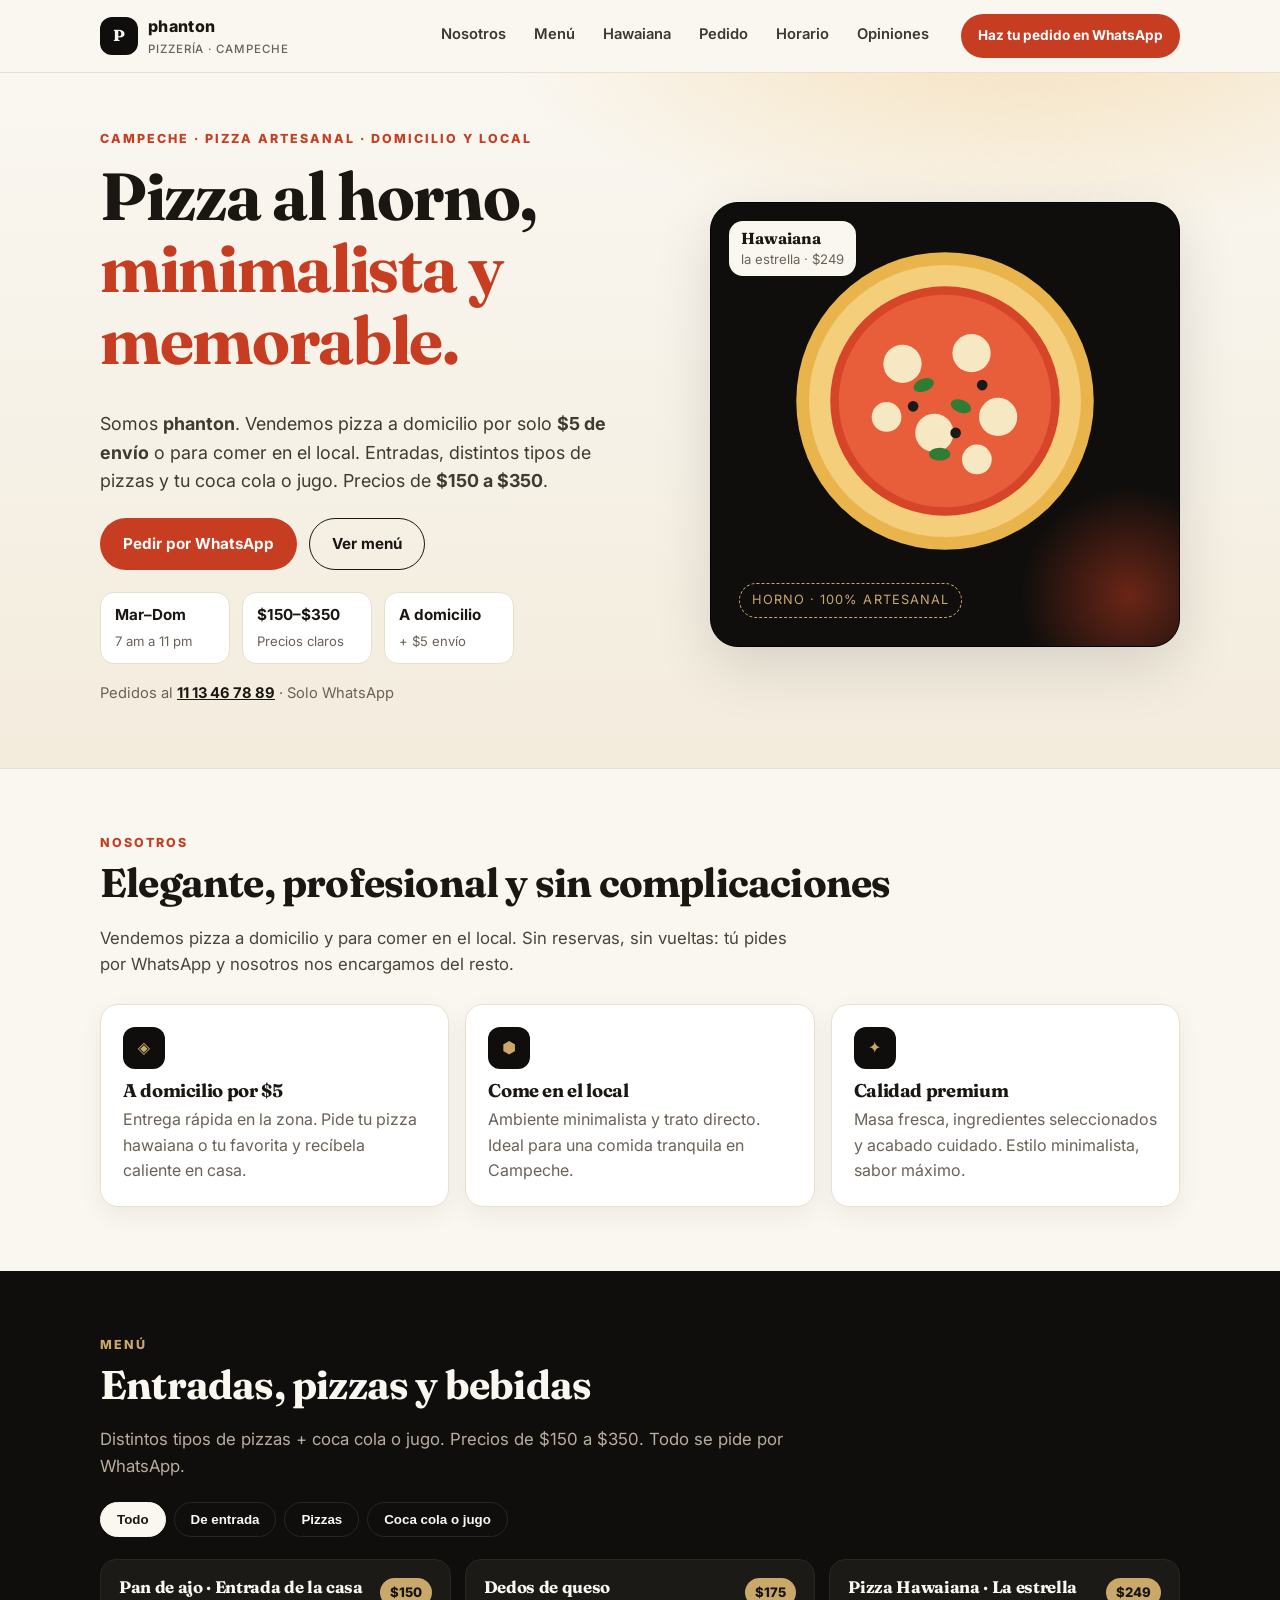
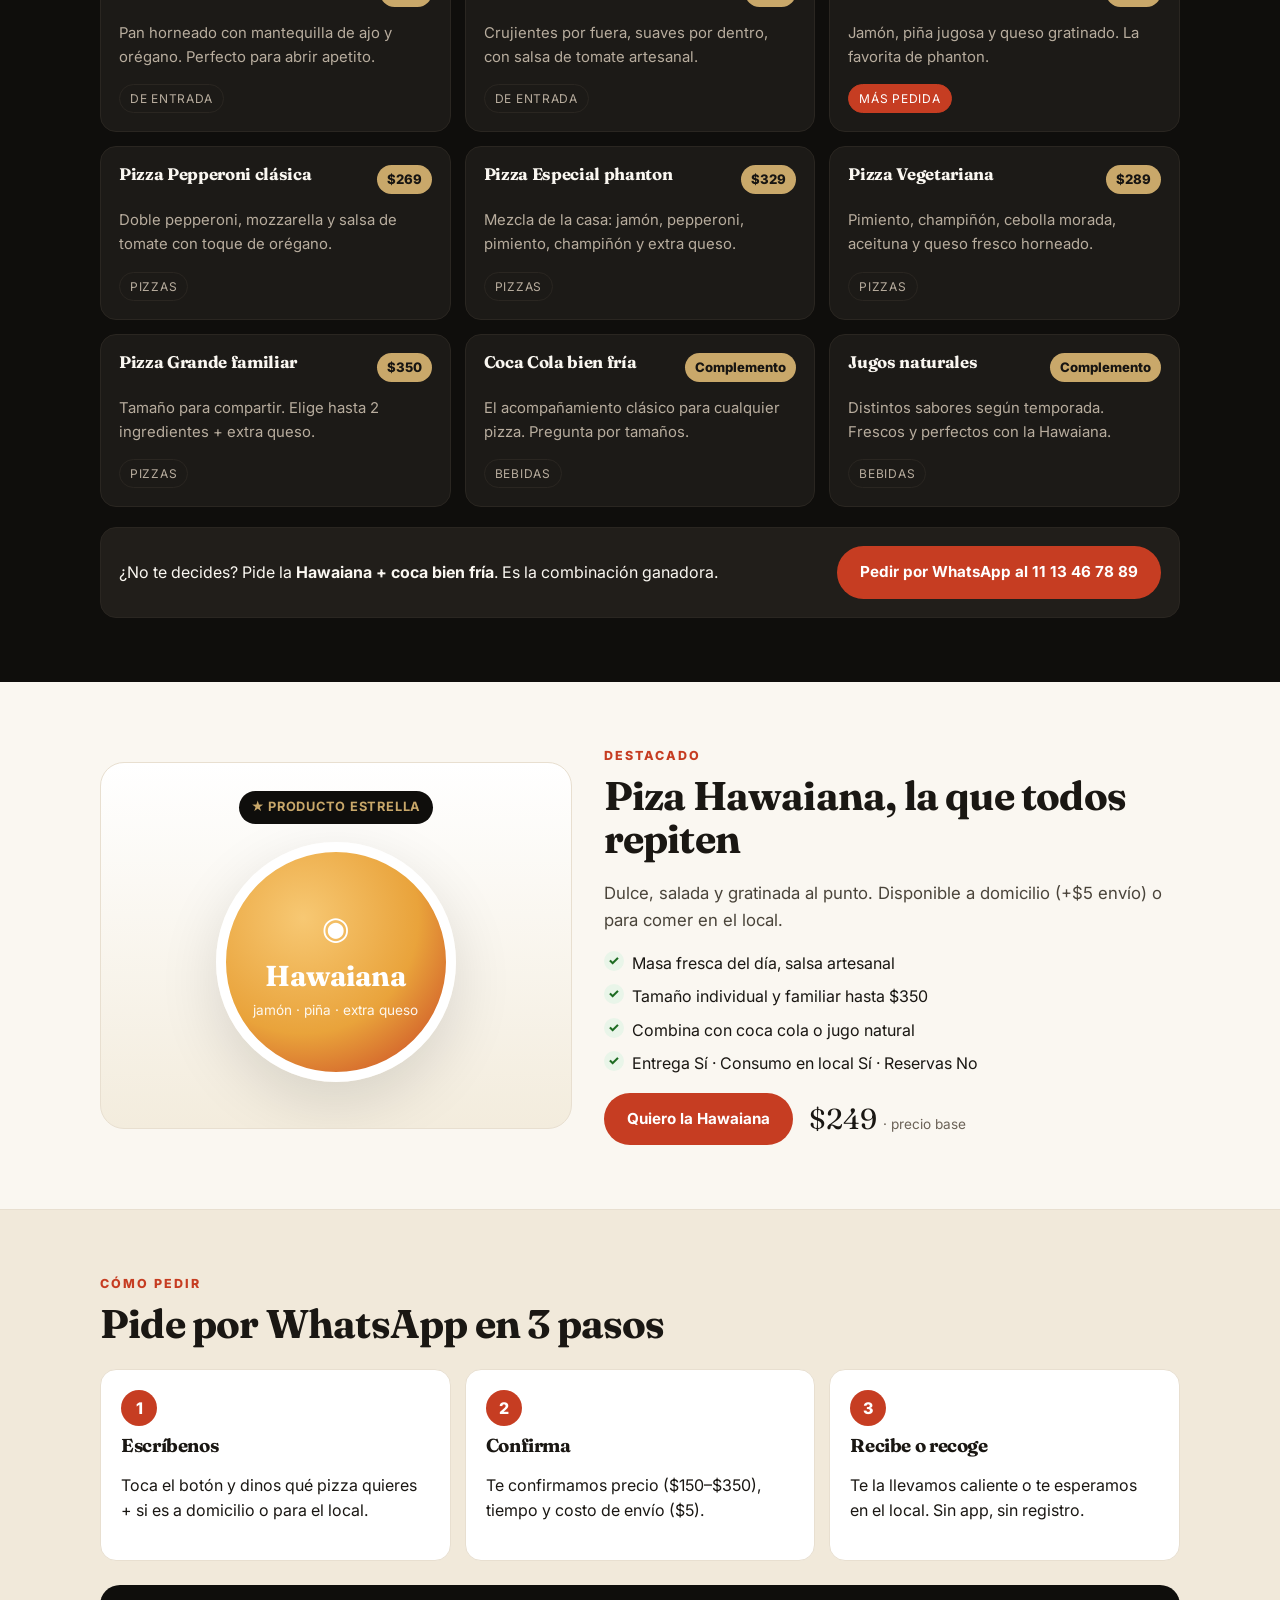
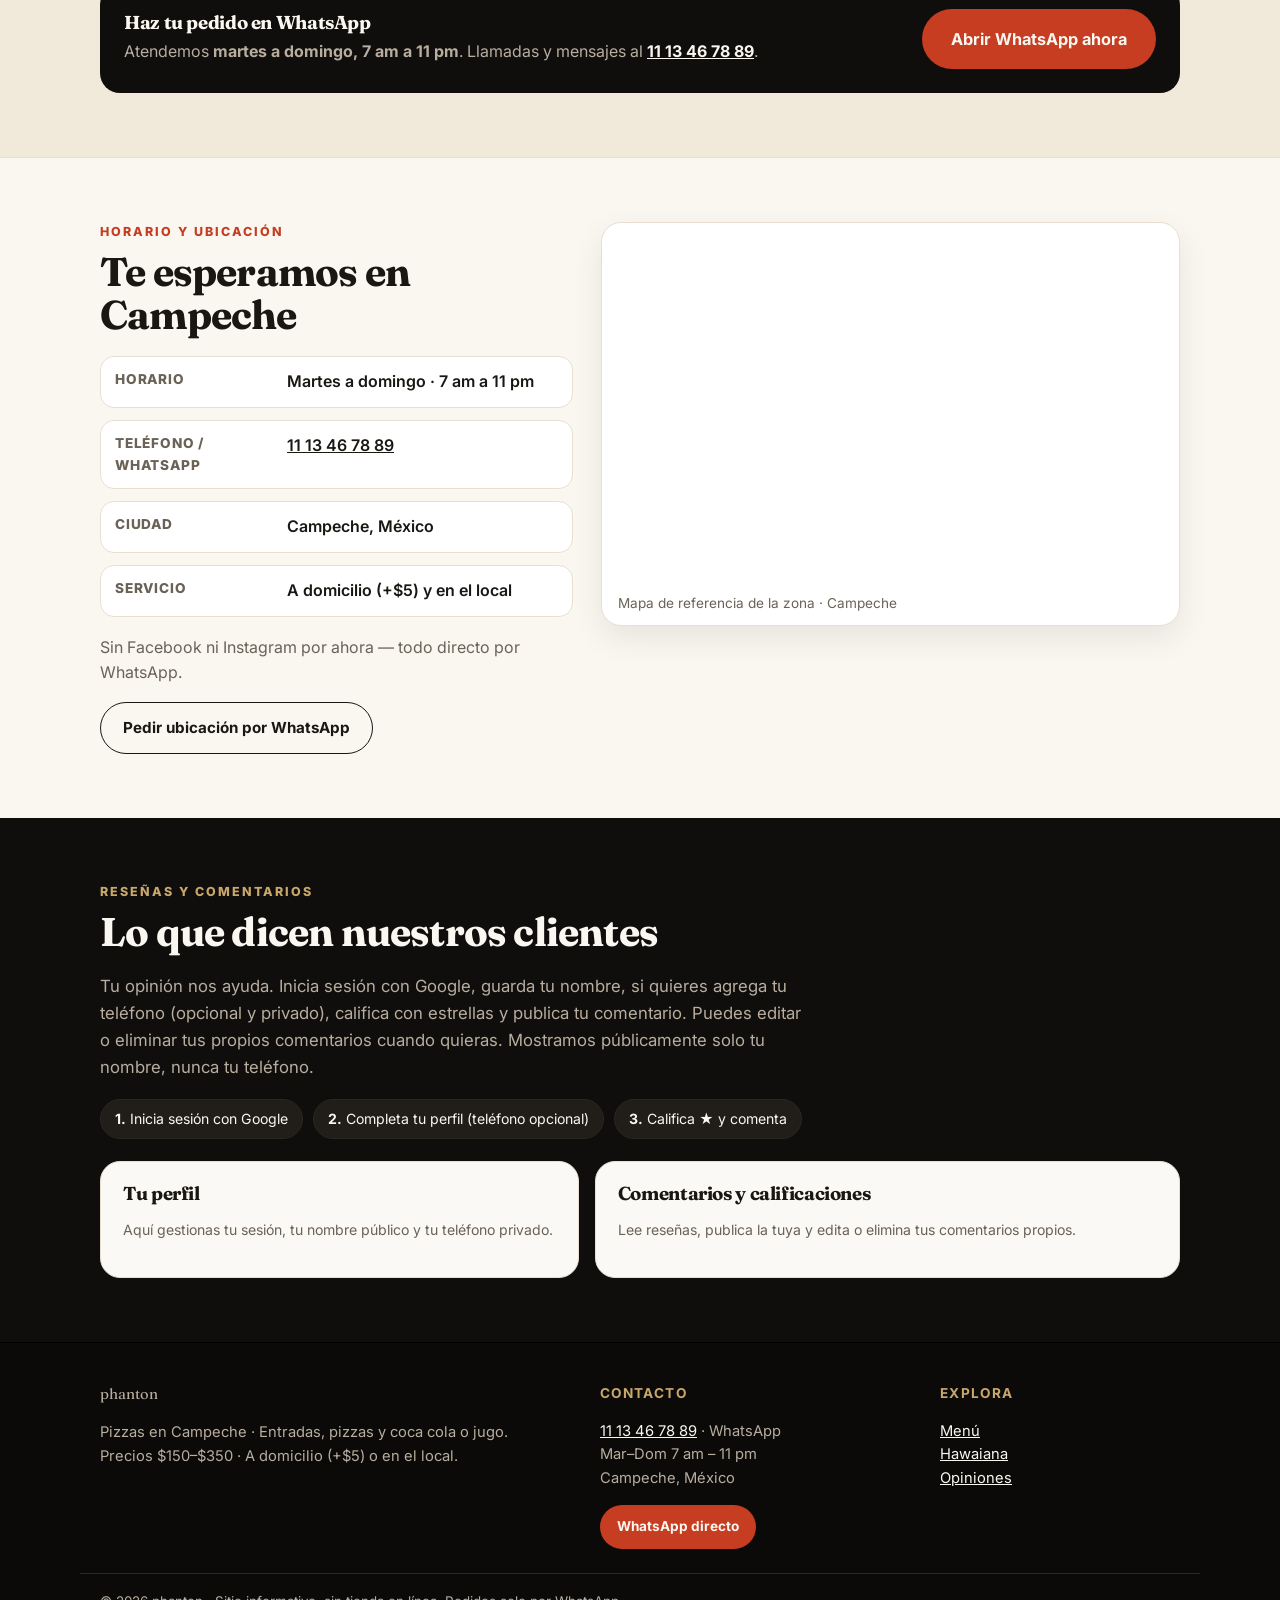
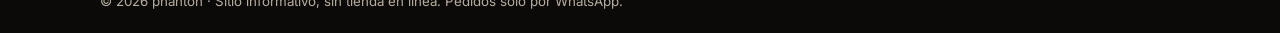
<file: index.html>
<!DOCTYPE html>
<html lang="es">
<head>
<meta charset="UTF-8">
<meta name="viewport" content="width=device-width, initial-scale=1.0">
<title>phanton — Pizzas en Campeche</title>
<meta name="description" content="phanton · Pizzas en Campeche. Entradas, distintos tipos de pizzas y coca cola o jugo. Precios de $150 a $350. Pedidos por WhatsApp, a domicilio o en el local. Martes a domingo 7am a 11pm.">
<meta name="theme-color" content="#0f0e0c">
<meta property="og:title" content="phanton — Pizzas en Campeche">
<meta property="og:description" content="Pizza artesanal a domicilio (+$5) o en el local. Hawaiana la estrella. Pedidos por WhatsApp.">
<meta property="og:type" content="website">
<meta property="og:locale" content="es_MX">
<link rel="icon" href="data:image/svg+xml,%3Csvg xmlns='http://www.w3.org/2000/svg' viewBox='0 0 64 64'%3E%3Crect width='64' height='64' rx='14' fill='%230f0e0c'/%3E%3Ctext x='32' y='44' font-family='Georgia,serif' font-size='36' font-weight='bold' fill='%23faf7f1' text-anchor='middle'%3EP%3C/text%3E%3C/svg%3E">
<link rel="stylesheet" href="styles.css">
<link rel="preconnect" href="https://fonts.googleapis.com">
<link rel="preconnect" href="https://fonts.gstatic.com" crossorigin>
<link href="https://fonts.googleapis.com/css2?family=Fraunces:opsz,wght@9..144,500;9..144,600;9..144,700&family=Inter:wght@400;500;600;700&display=swap" rel="stylesheet">
<noscript><style>.reveal{opacity:1!important;transform:none!important}</style></noscript>
</head>
<body>
<a class="skip" href="#menu" data-eb-editable="link" data-eb-key="index.a.1" data-eb-role="a" data-eb-kind="link">Saltar al menú</a>

<header class="site-header" id="top">
  <div class="wrap header-inner">
    <a class="brand" href="#top" aria-label="phanton inicio" data-eb-editable="link" data-eb-key="index.a.2" data-eb-role="a" data-eb-kind="link">
      <span class="brand-mark" aria-hidden="true">P</span>
      <span class="brand-text">phanton <em>pizzería · Campeche</em></span>
    </a>
    <nav class="nav" id="nav" aria-label="Navegación principal">
      <a href="#nosotros" data-eb-editable="link" data-eb-key="index.a.3" data-eb-role="a" data-eb-kind="link">Nosotros</a>
      <a href="#menu" data-eb-editable="link" data-eb-key="index.a.4" data-eb-role="a" data-eb-kind="link">Menú</a>
      <a href="#hawaiana" data-eb-editable="link" data-eb-key="index.a.5" data-eb-role="a" data-eb-kind="link">Hawaiana</a>
      <a href="#pedido" data-eb-editable="link" data-eb-key="index.a.6" data-eb-role="a" data-eb-kind="link">Pedido</a>
      <a href="#visitanos" data-eb-editable="link" data-eb-key="index.a.7" data-eb-role="a" data-eb-kind="link">Horario</a>
      <a href="#opiniones" data-eb-editable="link" data-eb-key="index.a.8" data-eb-role="a" data-eb-kind="link">Opiniones</a>
    </nav>
    <div class="header-actions">
      <a class="btn btn-primary btn-sm" href="https://wa.me/521113467889?text=Hola%20phanton%2C%20quiero%20hacer%20un%20pedido%20de%20pizza" target="_blank" rel="noopener" data-eb-editable="link" data-eb-key="index.a.9" data-eb-role="a" data-eb-kind="link">Haz tu pedido en WhatsApp</a>
      <button class="nav-toggle" id="navToggle" aria-expanded="false" aria-controls="nav" aria-label="Abrir menú" data-eb-editable="link" data-eb-key="index.button.10" data-eb-role="button" data-eb-kind="link">☰</button>
    </div>
  </div>
</header>

<main id="main">
<!-- HERO -->
<section class="hero" aria-labelledby="hero-title">
  <div class="wrap hero-grid">
    <div class="hero-copy">
      <p class="eyebrow" data-eb-editable="text" data-eb-key="index.p.11" data-eb-role="p" data-eb-kind="text">Campeche · Pizza artesanal · Domicilio y local</p>
      <h1 id="hero-title" data-eb-editable="text" data-eb-key="index.h1.12" data-eb-role="h1" data-eb-kind="text">Pizza al horno,<br><span class="accent">minimalista y memorable.</span></h1>
      <p class="lead" data-eb-editable="text" data-eb-key="index.p.13" data-eb-role="p" data-eb-kind="text">Somos <strong>phanton</strong>. Vendemos pizza a domicilio por solo <strong>$5 de envío</strong> o para comer en el local. Entradas, distintos tipos de pizzas y tu coca cola o jugo. Precios de <strong>$150 a $350</strong>.</p>
      <div class="hero-ctas">
        <a class="btn btn-primary" href="https://wa.me/521113467889?text=Hola%20phanton%2C%20quiero%20pedir%20una%20pizza" target="_blank" rel="noopener" data-eb-editable="link" data-eb-key="index.a.14" data-eb-role="a" data-eb-kind="link">Pedir por WhatsApp</a>
        <a class="btn btn-ghost" href="#menu" data-eb-editable="link" data-eb-key="index.a.15" data-eb-role="a" data-eb-kind="link">Ver menú</a>
      </div>
      <ul class="hero-meta">
        <li><strong>Mar–Dom</strong><span>7 am a 11 pm</span></li>
        <li><strong>$150–$350</strong><span>Precios claros</span></li>
        <li><strong>A domicilio</strong><span>+ $5 envío</span></li>
      </ul>
      <p class="hero-phone" data-eb-editable="text" data-eb-key="index.p.16" data-eb-role="p" data-eb-kind="text">Pedidos al <a href="tel:+521113467889" data-eb-editable="link" data-eb-key="index.a.17" data-eb-role="a" data-eb-kind="link">11 13 46 78 89</a> · Solo WhatsApp</p>
    </div>
    <div class="hero-visual">
      <div class="pizza-card">
        <svg viewBox="0 0 320 320" class="pizza-svg" role="img" aria-label="Ilustración de pizza artesanal phanton">
          <circle cx="160" cy="160" r="140" fill="#E9B44C"/>
          <circle cx="160" cy="160" r="128" fill="#F4CE7A"/>
          <circle cx="160" cy="160" r="108" fill="#D64528"/>
          <circle cx="160" cy="160" r="100" fill="#E85D3A"/>
          <g fill="#F7E8C4">
            <circle cx="120" cy="125" r="18"/><circle cx="185" cy="115" r="18"/>
            <circle cx="210" cy="175" r="18"/><circle cx="150" cy="190" r="18"/>
            <circle cx="105" cy="175" r="14"/><circle cx="190" cy="215" r="14"/>
          </g>
          <g fill="#2E7D32">
            <ellipse cx="140" cy="145" rx="10" ry="6" transform="rotate(-20 140 145)"/>
            <ellipse cx="175" cy="165" rx="10" ry="6" transform="rotate(20 175 165)"/>
            <ellipse cx="155" cy="210" rx="10" ry="6"/>
          </g>
          <g fill="#1A1A1A"><circle cx="130" cy="165" r="5"/><circle cx="195" cy="145" r="5"/><circle cx="170" cy="190" r="5"/></g>
        </svg>
        <div class="pizza-badge"><strong>Hawaiana</strong><span>la estrella · $249</span></div>
        <div class="pizza-stamp">Horno · 100% artesanal</div>
      </div>
    </div>
  </div>
</section>

<!-- NOSOTROS -->
<section class="section" id="nosotros">
  <div class="wrap">
    <p class="kicker" data-eb-editable="text" data-eb-key="index.p.18" data-eb-role="p" data-eb-kind="text">Nosotros</p>
    <h2 data-eb-editable="text" data-eb-key="index.h2.19" data-eb-role="h2" data-eb-kind="text">Elegante, profesional y sin complicaciones</h2>
    <p class="section-lead" data-eb-editable="text" data-eb-key="index.p.20" data-eb-role="p" data-eb-kind="text">Vendemos pizza a domicilio y para comer en el local. Sin reservas, sin vueltas: tú pides por WhatsApp y nosotros nos encargamos del resto.</p>
    <div class="cards-3">
      <article class="card">
        <div class="icon">◈</div>
        <h3 data-eb-editable="text" data-eb-key="index.h3.21" data-eb-role="h3" data-eb-kind="text">A domicilio por $5</h3>
        <p data-eb-editable="text" data-eb-key="index.p.22" data-eb-role="p" data-eb-kind="text">Entrega rápida en la zona. Pide tu pizza hawaiana o tu favorita y recíbela caliente en casa.</p>
      </article>
      <article class="card">
        <div class="icon">⬢</div>
        <h3 data-eb-editable="text" data-eb-key="index.h3.23" data-eb-role="h3" data-eb-kind="text">Come en el local</h3>
        <p data-eb-editable="text" data-eb-key="index.p.24" data-eb-role="p" data-eb-kind="text">Ambiente minimalista y trato directo. Ideal para una comida tranquila en Campeche.</p>
      </article>
      <article class="card">
        <div class="icon">✦</div>
        <h3 data-eb-editable="text" data-eb-key="index.h3.25" data-eb-role="h3" data-eb-kind="text">Calidad premium</h3>
        <p data-eb-editable="text" data-eb-key="index.p.26" data-eb-role="p" data-eb-kind="text">Masa fresca, ingredientes seleccionados y acabado cuidado. Estilo minimalista, sabor máximo.</p>
      </article>
    </div>
  </div>
</section>

<!-- MENÚ -->
<section class="section section-dark" id="menu">
  <div class="wrap">
    <p class="kicker kicker-light" data-eb-editable="text" data-eb-key="index.p.27" data-eb-role="p" data-eb-kind="text">Menú</p>
    <h2 class="light" data-eb-editable="text" data-eb-key="index.h2.28" data-eb-role="h2" data-eb-kind="text">Entradas, pizzas y bebidas</h2>
    <p class="section-lead light-dim" data-eb-editable="text" data-eb-key="index.p.29" data-eb-role="p" data-eb-kind="text">Distintos tipos de pizzas + coca cola o jugo. Precios de $150 a $350. Todo se pide por WhatsApp.</p>
    <div class="tabs" role="tablist" aria-label="Categorías del menú">
      <button class="tab active" data-filter="all" role="tab" aria-selected="true" data-eb-editable="link" data-eb-key="index.button.30" data-eb-role="button" data-eb-kind="link">Todo</button>
      <button class="tab" data-filter="entradas" role="tab" aria-selected="false" data-eb-editable="link" data-eb-key="index.button.31" data-eb-role="button" data-eb-kind="link">De entrada</button>
      <button class="tab" data-filter="pizzas" role="tab" aria-selected="false" data-eb-editable="link" data-eb-key="index.button.32" data-eb-role="button" data-eb-kind="link">Pizzas</button>
      <button class="tab" data-filter="bebidas" role="tab" aria-selected="false" data-eb-editable="link" data-eb-key="index.button.33" data-eb-role="button" data-eb-kind="link">Coca cola o jugo</button>
    </div>
    <div class="menu-grid" id="menuGrid">
      <article class="dish" data-cat="entradas">
        <div class="dish-top"><h3 data-eb-editable="text" data-eb-key="index.h3.34" data-eb-role="h3" data-eb-kind="text">Pan de ajo · Entrada de la casa</h3><span class="price">$150</span></div>
        <p data-eb-editable="text" data-eb-key="index.p.35" data-eb-role="p" data-eb-kind="text">Pan horneado con mantequilla de ajo y orégano. Perfecto para abrir apetito.</p>
        <span class="tag">De entrada</span>
      </article>
      <article class="dish" data-cat="entradas">
        <div class="dish-top"><h3 data-eb-editable="text" data-eb-key="index.h3.36" data-eb-role="h3" data-eb-kind="text">Dedos de queso</h3><span class="price">$175</span></div>
        <p data-eb-editable="text" data-eb-key="index.p.37" data-eb-role="p" data-eb-kind="text">Crujientes por fuera, suaves por dentro, con salsa de tomate artesanal.</p>
        <span class="tag">De entrada</span>
      </article>
      <article class="dish" data-cat="pizzas">
        <div class="dish-top"><h3 data-eb-editable="text" data-eb-key="index.h3.38" data-eb-role="h3" data-eb-kind="text">Pizza Hawaiana · La estrella</h3><span class="price">$249</span></div>
        <p data-eb-editable="text" data-eb-key="index.p.39" data-eb-role="p" data-eb-kind="text">Jamón, piña jugosa y queso gratinado. La favorita de phanton.</p>
        <span class="tag tag-hot">Más pedida</span>
      </article>
      <article class="dish" data-cat="pizzas">
        <div class="dish-top"><h3 data-eb-editable="text" data-eb-key="index.h3.40" data-eb-role="h3" data-eb-kind="text">Pizza Pepperoni clásica</h3><span class="price">$269</span></div>
        <p data-eb-editable="text" data-eb-key="index.p.41" data-eb-role="p" data-eb-kind="text">Doble pepperoni, mozzarella y salsa de tomate con toque de orégano.</p>
        <span class="tag">Pizzas</span>
      </article>
      <article class="dish" data-cat="pizzas">
        <div class="dish-top"><h3 data-eb-editable="text" data-eb-key="index.h3.42" data-eb-role="h3" data-eb-kind="text">Pizza Especial phanton</h3><span class="price">$329</span></div>
        <p data-eb-editable="text" data-eb-key="index.p.43" data-eb-role="p" data-eb-kind="text">Mezcla de la casa: jamón, pepperoni, pimiento, champiñón y extra queso.</p>
        <span class="tag">Pizzas</span>
      </article>
      <article class="dish" data-cat="pizzas">
        <div class="dish-top"><h3 data-eb-editable="text" data-eb-key="index.h3.44" data-eb-role="h3" data-eb-kind="text">Pizza Vegetariana</h3><span class="price">$289</span></div>
        <p data-eb-editable="text" data-eb-key="index.p.45" data-eb-role="p" data-eb-kind="text">Pimiento, champiñón, cebolla morada, aceituna y queso fresco horneado.</p>
        <span class="tag">Pizzas</span>
      </article>
      <article class="dish" data-cat="pizzas">
        <div class="dish-top"><h3 data-eb-editable="text" data-eb-key="index.h3.46" data-eb-role="h3" data-eb-kind="text">Pizza Grande familiar</h3><span class="price">$350</span></div>
        <p data-eb-editable="text" data-eb-key="index.p.47" data-eb-role="p" data-eb-kind="text">Tamaño para compartir. Elige hasta 2 ingredientes + extra queso.</p>
        <span class="tag">Pizzas</span>
      </article>
      <article class="dish" data-cat="bebidas">
        <div class="dish-top"><h3 data-eb-editable="text" data-eb-key="index.h3.48" data-eb-role="h3" data-eb-kind="text">Coca Cola bien fría</h3><span class="price">Complemento</span></div>
        <p data-eb-editable="text" data-eb-key="index.p.49" data-eb-role="p" data-eb-kind="text">El acompañamiento clásico para cualquier pizza. Pregunta por tamaños.</p>
        <span class="tag">Bebidas</span>
      </article>
      <article class="dish" data-cat="bebidas">
        <div class="dish-top"><h3 data-eb-editable="text" data-eb-key="index.h3.50" data-eb-role="h3" data-eb-kind="text">Jugos naturales</h3><span class="price">Complemento</span></div>
        <p data-eb-editable="text" data-eb-key="index.p.51" data-eb-role="p" data-eb-kind="text">Distintos sabores según temporada. Frescos y perfectos con la Hawaiana.</p>
        <span class="tag">Bebidas</span>
      </article>
    </div>
    <div class="menu-note">
      <p data-eb-editable="text" data-eb-key="index.p.52" data-eb-role="p" data-eb-kind="text">¿No te decides? Pide la <strong>Hawaiana + coca bien fría</strong>. Es la combinación ganadora.</p>
      <a class="btn btn-primary" href="https://wa.me/521113467889?text=Hola%20phanton%2C%20quiero%20pedir%20del%20men%C3%BA" target="_blank" rel="noopener" data-eb-editable="link" data-eb-key="index.a.53" data-eb-role="a" data-eb-kind="link">Pedir por WhatsApp al 11 13 46 78 89</a>
    </div>
  </div>
</section>

<!-- DESTACADA -->
<section class="section" id="hawaiana">
  <div class="wrap feature-grid">
    <div class="feature-visual">
      <div class="hawaiana-badge">★ Producto estrella</div>
      <div class="feature-circle" role="img" aria-label="Pizza Hawaiana: jamón, piña y extra queso">
        <span class="fc-emoji" aria-hidden="true">◉</span>
        <span class="fc-title">Hawaiana</span>
        <span class="fc-sub">jamón · piña · extra queso</span>
      </div>
    </div>
    <div>
      <p class="kicker" data-eb-editable="text" data-eb-key="index.p.54" data-eb-role="p" data-eb-kind="text">Destacado</p>
      <h2 data-eb-editable="text" data-eb-key="index.h2.55" data-eb-role="h2" data-eb-kind="text">Piza Hawaiana, la que todos repiten</h2>
      <p class="section-lead" data-eb-editable="text" data-eb-key="index.p.56" data-eb-role="p" data-eb-kind="text">Dulce, salada y gratinada al punto. Disponible a domicilio (+$5 envío) o para comer en el local.</p>
      <ul class="check-list">
        <li>Masa fresca del día, salsa artesanal</li>
        <li>Tamaño individual y familiar hasta $350</li>
        <li>Combina con coca cola o jugo natural</li>
        <li>Entrega Sí · Consumo en local Sí · Reservas No</li>
      </ul>
      <div class="row">
        <a class="btn btn-primary" href="https://wa.me/521113467889?text=Hola%20phanton%2C%20quiero%20una%20PIZZA%20HAWAIANA" target="_blank" rel="noopener" data-eb-editable="link" data-eb-key="index.a.57" data-eb-role="a" data-eb-kind="link">Quiero la Hawaiana</a>
        <span class="price-big">$249 <small>· precio base</small></span>
      </div>
    </div>
  </div>
</section>

<!-- PEDIDO -->
<section class="section section-cream" id="pedido">
  <div class="wrap">
    <p class="kicker" data-eb-editable="text" data-eb-key="index.p.58" data-eb-role="p" data-eb-kind="text">Cómo pedir</p>
    <h2 data-eb-editable="text" data-eb-key="index.h2.59" data-eb-role="h2" data-eb-kind="text">Pide por WhatsApp en 3 pasos</h2>
    <div class="steps">
      <div class="step"><span class="step-n">1</span><h3 data-eb-editable="text" data-eb-key="index.h3.60" data-eb-role="h3" data-eb-kind="text">Escríbenos</h3><p data-eb-editable="text" data-eb-key="index.p.61" data-eb-role="p" data-eb-kind="text">Toca el botón y dinos qué pizza quieres + si es a domicilio o para el local.</p></div>
      <div class="step"><span class="step-n">2</span><h3 data-eb-editable="text" data-eb-key="index.h3.62" data-eb-role="h3" data-eb-kind="text">Confirma</h3><p data-eb-editable="text" data-eb-key="index.p.63" data-eb-role="p" data-eb-kind="text">Te confirmamos precio ($150–$350), tiempo y costo de envío ($5).</p></div>
      <div class="step"><span class="step-n">3</span><h3 data-eb-editable="text" data-eb-key="index.h3.64" data-eb-role="h3" data-eb-kind="text">Recibe o recoge</h3><p data-eb-editable="text" data-eb-key="index.p.65" data-eb-role="p" data-eb-kind="text">Te la llevamos caliente o te esperamos en el local. Sin app, sin registro.</p></div>
    </div>
    <div class="order-box">
      <div>
        <h3 data-eb-editable="text" data-eb-key="index.h3.66" data-eb-role="h3" data-eb-kind="text">Haz tu pedido en WhatsApp</h3>
        <p data-eb-editable="text" data-eb-key="index.p.67" data-eb-role="p" data-eb-kind="text">Atendemos <strong>martes a domingo, 7 am a 11 pm</strong>. Llamadas y mensajes al <a href="tel:+521113467889" data-eb-editable="link" data-eb-key="index.a.68" data-eb-role="a" data-eb-kind="link"><strong>11 13 46 78 89</strong></a>.</p>
      </div>
      <a class="btn btn-primary btn-lg" href="https://wa.me/521113467889?text=Hola%20phanton%2C%20quiero%20hacer%20mi%20pedido%3A%0A-%20Pizza%3A%20%0A-%20Bebida%3A%20coca%20%2F%20jugo%0A-%20Entrega%3A%20domicilio%20%2F%20local" target="_blank" rel="noopener" data-eb-editable="link" data-eb-key="index.a.69" data-eb-role="a" data-eb-kind="link">Abrir WhatsApp ahora</a>
    </div>
  </div>
</section>

<!-- HORARIO / UBICACIÓN -->
<section class="section" id="visitanos">
  <div class="wrap visit-grid">
    <div>
      <p class="kicker" data-eb-editable="text" data-eb-key="index.p.70" data-eb-role="p" data-eb-kind="text">Horario y ubicación</p>
      <h2 data-eb-editable="text" data-eb-key="index.h2.71" data-eb-role="h2" data-eb-kind="text">Te esperamos en Campeche</h2>
      <dl class="info-list">
        <div><dt>Horario</dt><dd>Martes a domingo · 7 am a 11 pm</dd></div>
        <div><dt>Teléfono / WhatsApp</dt><dd><a href="tel:+521113467889" data-eb-editable="link" data-eb-key="index.a.72" data-eb-role="a" data-eb-kind="link">11 13 46 78 89</a></dd></div>
        <div><dt>Ciudad</dt><dd>Campeche, México</dd></div>
        <div><dt>Servicio</dt><dd>A domicilio (+$5) y en el local</dd></div>
      </dl>
      <p class="muted" data-eb-editable="text" data-eb-key="index.p.73" data-eb-role="p" data-eb-kind="text">Sin Facebook ni Instagram por ahora — todo directo por WhatsApp.</p>
      <a class="btn btn-ghost" href="https://wa.me/521113467889?text=Hola%20phanton%2C%20%C2%BFme%20comparten%20su%20ubicaci%C3%B3n%3F" target="_blank" rel="noopener" data-eb-editable="link" data-eb-key="index.a.74" data-eb-role="a" data-eb-kind="link">Pedir ubicación por WhatsApp</a>
    </div>
    <div class="map-card">
      <iframe title="Mapa — Pizzas y Tacos El Suspiro, Campeche (referencia de zona)" src="https://www.google.com/maps/embed?pb=!1m18!1m12!1m3!1d1590204.7511493105!2d-90.0833210465046!3d19.18394339423709!2m3!1f0!2f0!3f0!3m2!1i1024!2i768!4f13.1!3m3!1m2!1s0x8f5a55d2e2bd4cb3%3A0x18dfb8a962aab997!2sPizzas%20y%20Tacos%20EL%20SUSPIRO!5e1!3m2!1ses-419!2smx!4v1788581362156!5m2!1ses-419!2smx" width="600" height="450" style="border:0" allowfullscreen loading="lazy" referrerpolicy="no-referrer-when-downgrade"></iframe>
      <p class="map-cap" data-eb-editable="text" data-eb-key="index.p.75" data-eb-role="p" data-eb-kind="text">Mapa de referencia de la zona · Campeche</p>
    </div>
  </div>
</section>

<!-- OPINIONES / COMENTARIOS -->
<section class="section section-dark" id="opiniones">
  <div class="wrap">
    <p class="kicker kicker-light" data-eb-editable="text" data-eb-key="index.p.76" data-eb-role="p" data-eb-kind="text">Reseñas y comentarios</p>
    <h2 class="light" data-eb-editable="text" data-eb-key="index.h2.77" data-eb-role="h2" data-eb-kind="text">Lo que dicen nuestros clientes</h2>
    <p class="section-lead light-dim" data-eb-editable="text" data-eb-key="index.p.78" data-eb-role="p" data-eb-kind="text">Tu opinión nos ayuda. Inicia sesión con Google, guarda tu nombre, si quieres agrega tu teléfono (opcional y privado), califica con estrellas y publica tu comentario. Puedes editar o eliminar tus propios comentarios cuando quieras. Mostramos públicamente solo tu nombre, nunca tu teléfono.</p>
    <div class="comments-how">
      <div><strong>1.</strong> Inicia sesión con Google</div>
      <div><strong>2.</strong> Completa tu perfil (teléfono opcional)</div>
      <div><strong>3.</strong> Califica ★ y comenta</div>
    </div>

    <div data-itm-comments-shell data-project-id="caf5ed07-fb64-4bcb-96b5-abfb4fa93d42">
      <div class="comments-grid">
        <div class="comments-card">
          <h3 data-eb-editable="text" data-eb-key="index.h3.79" data-eb-role="h3" data-eb-kind="text">Tu perfil</h3>
          <p class="muted small" data-eb-editable="text" data-eb-key="index.p.80" data-eb-role="p" data-eb-kind="text">Aquí gestionas tu sesión, tu nombre público y tu teléfono privado.</p>
          <div data-itm-profile data-project-id="caf5ed07-fb64-4bcb-96b5-abfb4fa93d42"></div>
        </div>
        <div class="comments-card">
          <h3 data-eb-editable="text" data-eb-key="index.h3.81" data-eb-role="h3" data-eb-kind="text">Comentarios y calificaciones</h3>
          <p class="muted small" data-eb-editable="text" data-eb-key="index.p.82" data-eb-role="p" data-eb-kind="text">Lee reseñas, publica la tuya y edita o elimina tus comentarios propios.</p>
          <div data-itm-comments data-project-id="caf5ed07-fb64-4bcb-96b5-abfb4fa93d42"></div>
        </div>
      </div>
    </div>
  </div>
</section>
</main>

<footer class="footer">
  <div class="wrap footer-grid">
    <div>
      <p class="brand-footer" data-eb-editable="text" data-eb-key="index.p.83" data-eb-role="p" data-eb-kind="text">phanton</p>
      <p class="muted" data-eb-editable="text" data-eb-key="index.p.84" data-eb-role="p" data-eb-kind="text">Pizzas en Campeche · Entradas, pizzas y coca cola o jugo.<br>Precios $150–$350 · A domicilio (+$5) o en el local.</p>
    </div>
    <div>
      <h4 data-eb-editable="text" data-eb-key="index.h4.85" data-eb-role="h4" data-eb-kind="text">Contacto</h4>
      <p data-eb-editable="text" data-eb-key="index.p.86" data-eb-role="p" data-eb-kind="text"><a href="tel:+521113467889" data-eb-editable="link" data-eb-key="index.a.87" data-eb-role="a" data-eb-kind="link">11 13 46 78 89</a> · WhatsApp<br>Mar–Dom 7 am – 11 pm<br>Campeche, México</p>
      <a class="btn btn-primary btn-sm" href="https://wa.me/521113467889?text=Hola%20phanton" target="_blank" rel="noopener" data-eb-editable="link" data-eb-key="index.a.88" data-eb-role="a" data-eb-kind="link">WhatsApp directo</a>
    </div>
    <div>
      <h4 data-eb-editable="text" data-eb-key="index.h4.89" data-eb-role="h4" data-eb-kind="text">Explora</h4>
      <p data-eb-editable="text" data-eb-key="index.p.90" data-eb-role="p" data-eb-kind="text"><a href="#menu" data-eb-editable="link" data-eb-key="index.a.91" data-eb-role="a" data-eb-kind="link">Menú</a><br><a href="#hawaiana" data-eb-editable="link" data-eb-key="index.a.92" data-eb-role="a" data-eb-kind="link">Hawaiana</a><br><a href="#opiniones" data-eb-editable="link" data-eb-key="index.a.93" data-eb-role="a" data-eb-kind="link">Opiniones</a></p>
    </div>
  </div>
  <div class="wrap footer-base">
    <small>© <span id="year">2026</span> phanton · Sitio informativo, sin tienda en línea. Pedidos solo por WhatsApp.</small>
  </div>
</footer>

<script src="script.js" defer></script>
<script src="https://itm-void-excepcional.pages.dev/comments.js" defer></script>
</body>
</html>
</file>
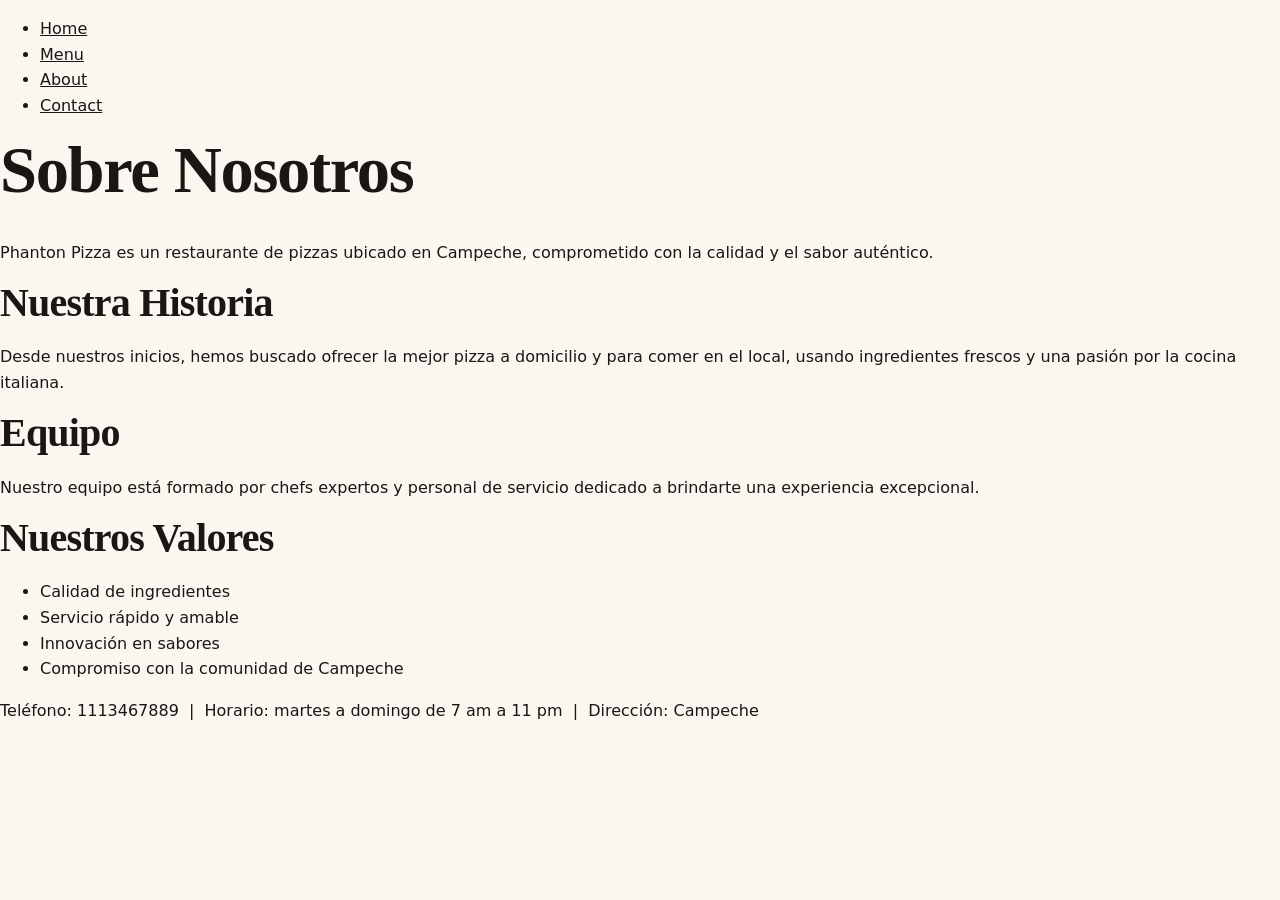
<file: about.html>
<!DOCTYPE html>
<html lang="es">
<head>
    <meta charset="UTF-8">
    <meta name="viewport" content="width=device-width, initial-scale=1.0">
    <title>Phanton Pizza - About</title>
    <link rel="stylesheet" href="styles.css">
</head>
<body>
    <header>
        <nav>
            <ul>
                <li><a href="index.html" data-eb-editable data-eb-editable="link" data-eb-key="about.a.1" data-eb-role="a" data-eb-kind="link">Home</a></li>
                <li><a href="menu.html" data-eb-editable data-eb-editable="link" data-eb-key="about.a.2" data-eb-role="a" data-eb-kind="link">Menu</a></li>
                <li><a href="about.html" aria-current="page" data-eb-editable data-eb-editable="link" data-eb-key="about.a.3" data-eb-role="a" data-eb-kind="link">About</a></li>
                <li><a href="contact.html" data-eb-editable data-eb-editable="link" data-eb-key="about.a.4" data-eb-role="a" data-eb-kind="link">Contact</a></li>
            </ul>
        </nav>
    </header>
    <main>
        <section class="intro" data-eb-editable>
            <h1 data-eb-editable="text" data-eb-key="about.h1.5" data-eb-role="h1" data-eb-kind="text">Sobre Nosotros</h1>
            <p data-eb-editable="text" data-eb-key="about.p.6" data-eb-role="p" data-eb-kind="text">Phanton Pizza es un restaurante de pizzas ubicado en Campeche, comprometido con la calidad y el sabor auténtico.</p>
        </section>
        <section class="story" data-eb-editable>
            <h2 data-eb-editable="text" data-eb-key="about.h2.7" data-eb-role="h2" data-eb-kind="text">Nuestra Historia</h2>
            <p data-eb-editable="text" data-eb-key="about.p.8" data-eb-role="p" data-eb-kind="text">Desde nuestros inicios, hemos buscado ofrecer la mejor pizza a domicilio y para comer en el local, usando ingredientes frescos y una pasión por la cocina italiana.</p>
        </section>
        <section class="team" data-eb-editable>
            <h2 data-eb-editable="text" data-eb-key="about.h2.9" data-eb-role="h2" data-eb-kind="text">Equipo</h2>
            <p data-eb-editable="text" data-eb-key="about.p.10" data-eb-role="p" data-eb-kind="text">Nuestro equipo está formado por chefs expertos y personal de servicio dedicado a brindarte una experiencia excepcional.</p>
        </section>
        <section class="values" data-eb-editable>
            <h2 data-eb-editable="text" data-eb-key="about.h2.11" data-eb-role="h2" data-eb-kind="text">Nuestros Valores</h2>
            <ul>
                <li>Calidad de ingredientes</li>
                <li>Servicio rápido y amable</li>
                <li>Innovación en sabores</li>
                <li>Compromiso con la comunidad de Campeche</li>
            </ul>
        </section>
    </main>
    <footer>
        <p data-eb-editable data-eb-editable="text" data-eb-key="about.p.12" data-eb-role="p" data-eb-kind="text">Teléfono: 1113467889 &nbsp;|&nbsp; Horario: martes a domingo de 7 am a 11 pm &nbsp;|&nbsp; Dirección: Campeche</p>
    </footer>
</body>
</html>
</file>
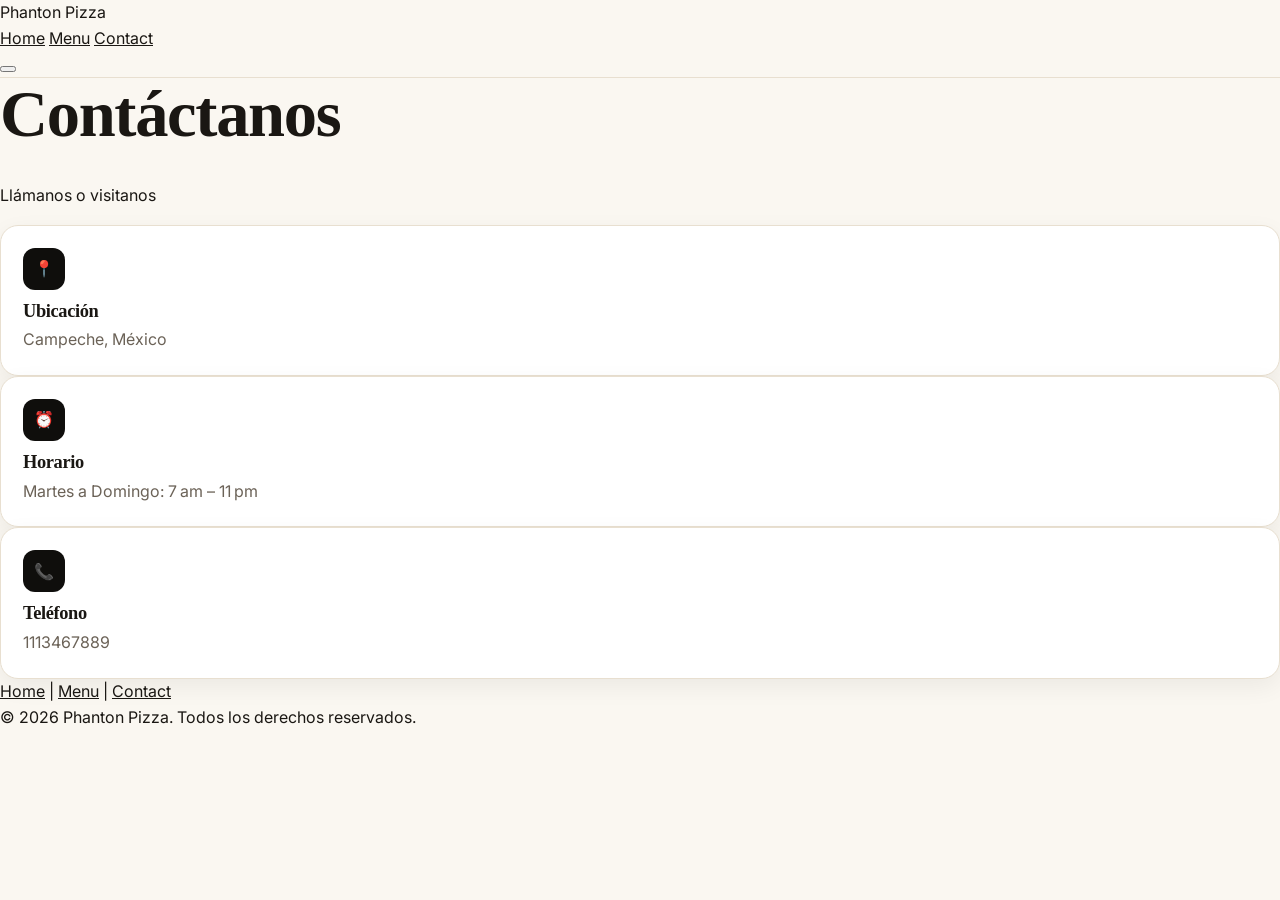
<file: contact.html>
<!DOCTYPE html>
<html lang="es-MX">
<head>
  <meta charset="UTF-8">
  <meta name="viewport" content="width=device-width, initial-scale=1.0">
  <title>Contacto - Phanton Pizza</title>
  <link rel="preconnect" href="https://fonts.googleapis.com">
  <link rel="preconnect" href="https://fonts.gstatic.com" crossorigin>
  <link href="https://fonts.googleapis.com/css2?family=Inter:wght@400;500;600&family=Playfair+Display:wght@700&display=swap" rel="stylesheet">
  <link rel="stylesheet" href="styles.css">
</head>
<body>
  <header class="site-header">
    <div class="site-logo">Phanton Pizza</div>
    <nav class="nav-links" id="nav-links">
      <a href="index.html" data-eb-editable="link" data-eb-key="contact.a.1" data-eb-role="a" data-eb-kind="link">Home</a>
      <a href="menu.html" data-eb-editable="link" data-eb-key="contact.a.2" data-eb-role="a" data-eb-kind="link">Menu</a>
      <a href="contact.html" data-eb-editable="link" data-eb-key="contact.a.3" data-eb-role="a" data-eb-kind="link">Contact</a>
    </nav>
    <button class="menu-toggle" aria-label="Abrir menú" id="menu-toggle" data-eb-editable="link" data-eb-key="contact.button.4" data-eb-role="button" data-eb-kind="link">
      <span></span><span></span><span></span>
    </button>
  </header>

  <section class="hero-section" id="hero">
    <h1 data-eb-editable="text" data-eb-key="contact.h1.5" data-eb-role="h1" data-eb-kind="text">Contáctanos</h1>
    <p data-eb-editable="text" data-eb-key="contact.p.6" data-eb-role="p" data-eb-kind="text">Llámanos o visitanos</p>
  </section>

  <section class="info-block">
    <div class="card">
      <div class="icon">📍</div>
      <div class="content">
        <h3 data-eb-editable="text" data-eb-key="contact.h3.7" data-eb-role="h3" data-eb-kind="text">Ubicación</h3>
        <p data-eb-editable="text" data-eb-key="contact.p.8" data-eb-role="p" data-eb-kind="text">Campeche, México</p>
      </div>
    </div>
    <div class="card">
      <div class="icon">⏰</div>
      <div class="content">
        <h3 data-eb-editable="text" data-eb-key="contact.h3.9" data-eb-role="h3" data-eb-kind="text">Horario</h3>
        <p data-eb-editable="text" data-eb-key="contact.p.10" data-eb-role="p" data-eb-kind="text">Martes a Domingo: 7 am – 11 pm</p>
      </div>
    </div>
    <div class="card">
      <div class="icon">📞</div>
      <div class="content">
        <h3 data-eb-editable="text" data-eb-key="contact.h3.11" data-eb-role="h3" data-eb-kind="text">Teléfono</h3>
        <p data-eb-editable="text" data-eb-key="contact.p.12" data-eb-role="p" data-eb-kind="text">1113467889</p>
      </div>
    </div>
  </section>

  <footer class="site-footer">
    <div>
      <a href="index.html" data-eb-editable="link" data-eb-key="contact.a.13" data-eb-role="a" data-eb-kind="link">Home</a> |
      <a href="menu.html" data-eb-editable="link" data-eb-key="contact.a.14" data-eb-role="a" data-eb-kind="link">Menu</a> |
      <a href="contact.html" data-eb-editable="link" data-eb-key="contact.a.15" data-eb-role="a" data-eb-kind="link">Contact</a>
    </div>
    <div>&copy; 2026 Phanton Pizza. Todos los derechos reservados.</div>
  </footer>

  <script>
    const toggle = document.getElementById('menu-toggle');
    const nav = document.getElementById('nav-links');
    toggle.addEventListener('click', () => {
      nav.classList.toggle('open');
      const expanded = toggle.getAttribute('aria-expanded') === 'true' || false;
      toggle.setAttribute('aria-expanded', !expanded);
    });
    const header = document.querySelector('.site-header');
    window.addEventListener('scroll', () => {
      header.classList.toggle('scrolled', window.scrollY > 10);
    });
  </script>
</body>
</html>
</file>
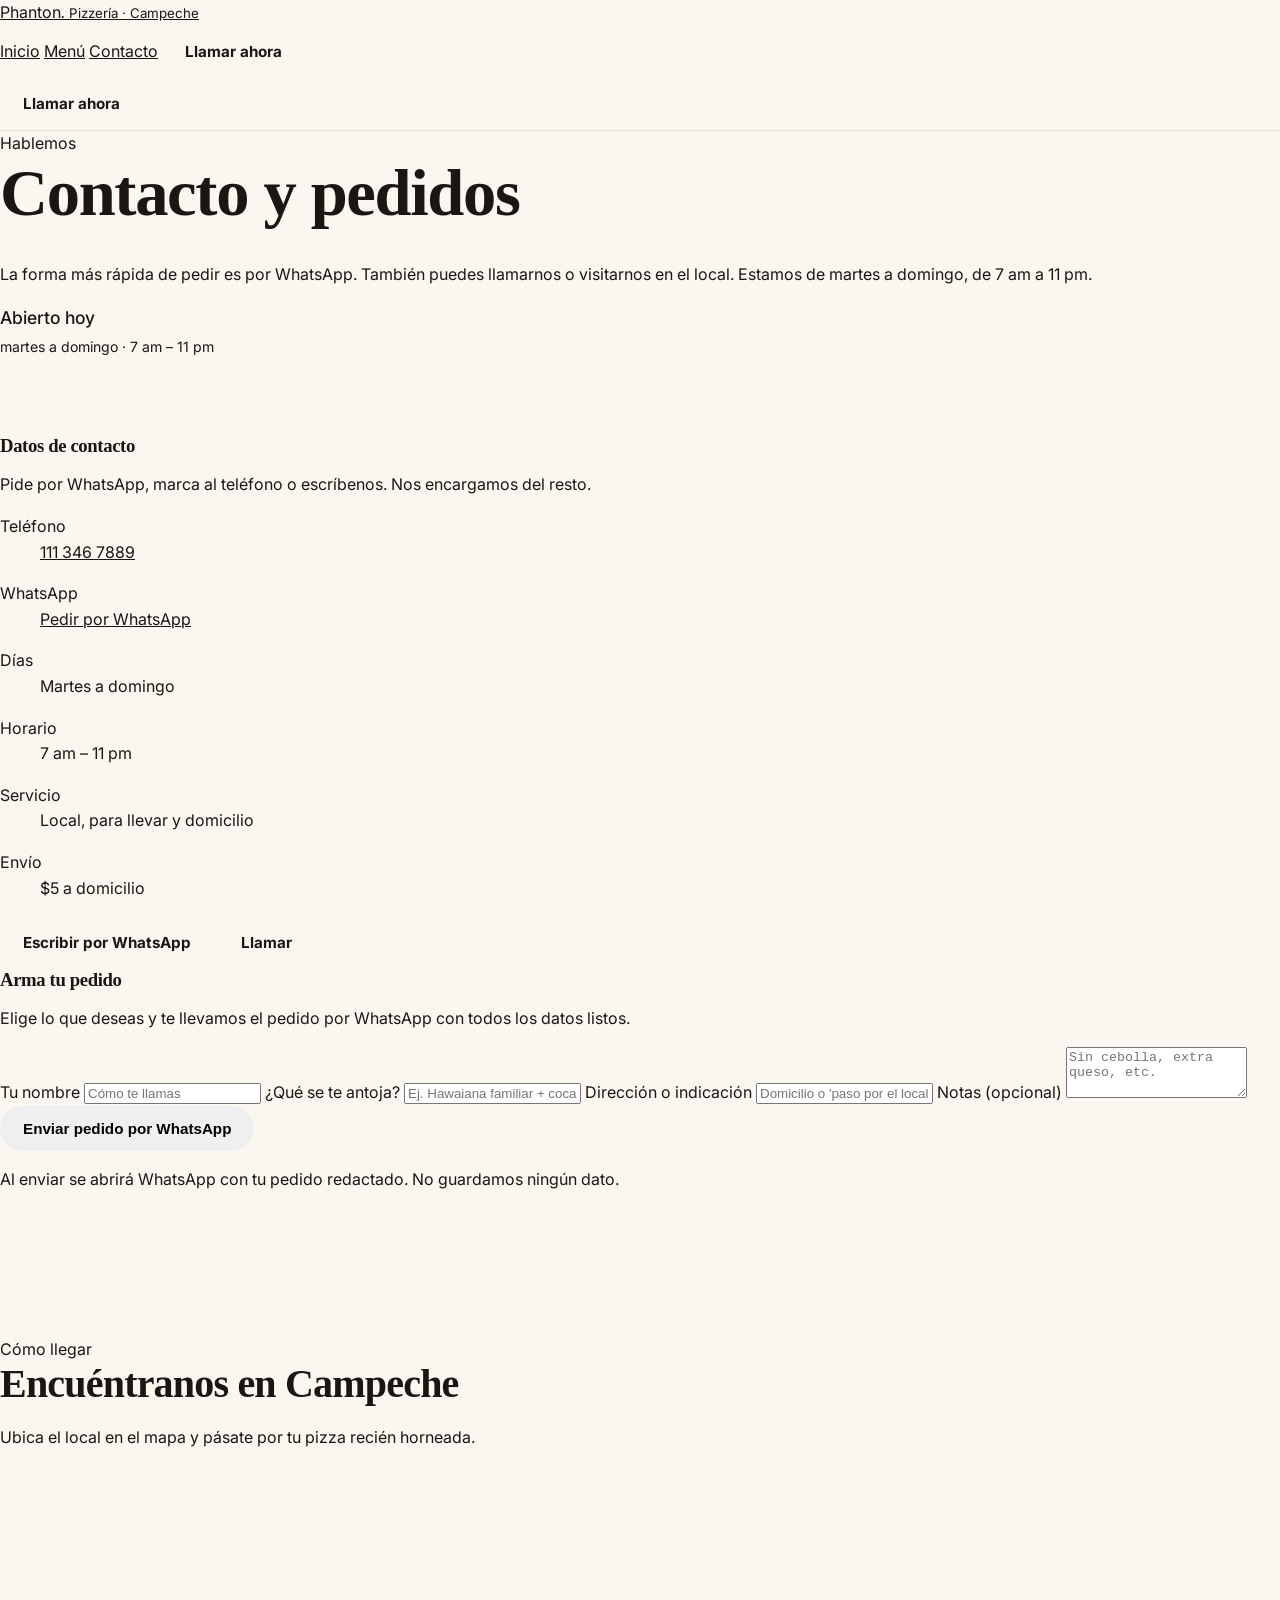
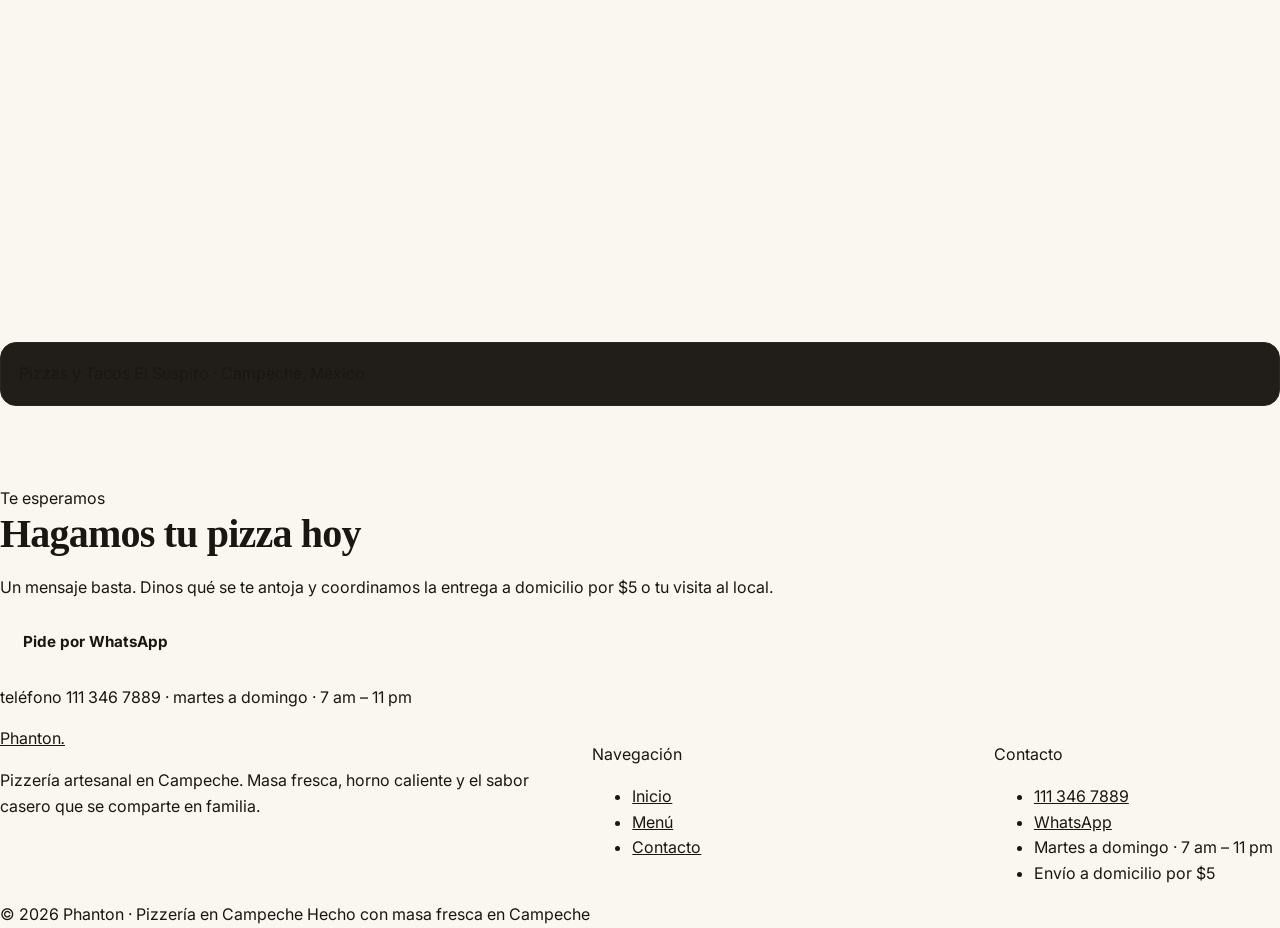
<file: contacto.html>
<!DOCTYPE html>
<html lang="es">
<head>
  <meta charset="UTF-8">
  <meta name="viewport" content="width=device-width, initial-scale=1.0">
  <title>Contacto · Phanton Pizzería en Campeche</title>
  <meta name="description" content="Contacta a Phanton en Campeche: teléfono 111 346 7889, pedidos por WhatsApp y envío a domicilio por $5. Martes a domingo de 7 am a 11 pm. Consulta el mapa de ubicación.">
  <link rel="preconnect" href="https://fonts.googleapis.com">
  <link rel="preconnect" href="https://fonts.gstatic.com" crossorigin>
  <link href="https://fonts.googleapis.com/css2?family=Inter:wght@400;500;600&family=Playfair+Display:ital,wght@0,400;0,500;1,400;1,500&display=swap" rel="stylesheet">
  <link rel="stylesheet" href="styles.css">
  <link rel="icon" href="data:image/svg+xml,%3Csvg xmlns='http://www.w3.org/2000/svg' viewBox='0 0 100 100'%3E%3Ccircle cx='50' cy='50' r='48' fill='%230c0c0d'/%3E%3Ctext x='50' y='68' font-family='Georgia' font-style='italic' font-size='54' fill='%23d8a24a' text-anchor='middle'%3EP%3C/text%3E%3C/svg%3E">
</head>
<body>

<header class="site-header" data-header>
  <div class="container nav-inner">
    <a class="logo" href="index.html" data-eb-editable="link" data-eb-key="contacto.a.1" data-eb-role="a" data-eb-kind="link">Phanton<i>.</i>
      <small>Pizzería &middot; Campeche</small>
    </a>
    <nav class="nav-menu" aria-label="Navegación principal">
      <a href="index.html" data-eb-editable="link" data-eb-key="contacto.a.2" data-eb-role="a" data-eb-kind="link">Inicio</a>
      <a href="menu.html" data-eb-editable="link" data-eb-key="contacto.a.3" data-eb-role="a" data-eb-kind="link">Menú</a>
      <a href="contacto.html" class="is-active" data-eb-editable="link" data-eb-key="contacto.a.4" data-eb-role="a" data-eb-kind="link">Contacto</a>
      <a href="tel:+521113467889" class="btn btn--primary btn--small" data-eb-editable="link" data-eb-key="contacto.a.5" data-eb-role="a" data-eb-kind="link">Llamar ahora</a>
    </nav>
    <a href="tel:+521113467889" class="btn btn--primary btn--small nav-cta" data-eb-editable="link" data-eb-key="contacto.a.6" data-eb-role="a" data-eb-kind="link">Llamar ahora</a>
    <button class="nav-toggle" aria-label="Abrir menú" aria-expanded="false" data-nav-toggle data-eb-editable="link" data-eb-key="contacto.button.7" data-eb-role="button" data-eb-kind="link">
      <span></span><span></span><span></span>
    </button>
  </div>
</header>

<main>
  <section class="hero-compact">
    <div class="container inner">
      <div data-reveal>
        <span class="overline">Hablemos</span>
        <h1 data-eb-editable="text" data-eb-key="contacto.h1.8" data-eb-role="h1" data-eb-kind="text">Contacto y pedidos</h1>
        <p class="lede" data-eb-editable="text" data-eb-key="contacto.p.9" data-eb-role="p" data-eb-kind="text">La forma más rápida de pedir es por WhatsApp. También puedes llamarnos o visitarnos en el local. Estamos de martes a domingo, de 7 am a 11 pm.</p>
      </div>
      <aside class="aside" data-reveal>
        <span class="dot" style="width:10px;height:10px;"></span>
        <div>
          <strong style="font-family:var(--serif);font-size:1.1rem;font-weight:500;">Abierto hoy</strong>
          <p style="font-size:.88rem;margin-top:4px;" data-eb-editable="text" data-eb-key="contacto.p.10" data-eb-role="p" data-eb-kind="text">martes a domingo · 7 am – 11 pm</p>
        </div>
      </aside>
    </div>
  </section>

  <section class="section section--tight">
    <div class="container info-grid">
      <div class="info-block" data-reveal>
        <h3 data-eb-editable="text" data-eb-key="contacto.h3.11" data-eb-role="h3" data-eb-kind="text">Datos de contacto</h3>
        <p data-eb-editable="text" data-eb-key="contacto.p.12" data-eb-role="p" data-eb-kind="text">Pide por WhatsApp, marca al teléfono o escríbenos. Nos encargamos del resto.</p>
        <dl class="info-row"><dt>Teléfono</dt><dd><a class="big-phone" href="tel:+521113467889" data-eb-editable="link" data-eb-key="contacto.a.13" data-eb-role="a" data-eb-kind="link">111 346 7889</a></dd></dl>
        <dl class="info-row"><dt>WhatsApp</dt><dd><a href="https://wa.me/521113467889" target="_blank" rel="noopener" class="amber" data-eb-editable="link" data-eb-key="contacto.a.14" data-eb-role="a" data-eb-kind="link">Pedir por WhatsApp</a></dd></dl>
        <dl class="info-row"><dt>Días</dt><dd>Martes a domingo</dd></dl>
        <dl class="info-row"><dt>Horario</dt><dd>7 am – 11 pm</dd></dl>
        <dl class="info-row"><dt>Servicio</dt><dd>Local, para llevar y domicilio</dd></dl>
        <dl class="info-row"><dt>Envío</dt><dd class="amber">$5 a domicilio</dd></dl>
        <div class="mini-actions">
          <a href="https://wa.me/521113467889" target="_blank" rel="noopener" class="btn btn--primary btn--small" data-eb-editable="link" data-eb-key="contacto.a.15" data-eb-role="a" data-eb-kind="link">Escribir por WhatsApp</a>
          <a href="tel:+521113467889" class="btn btn--ghost btn--small" data-eb-editable="link" data-eb-key="contacto.a.16" data-eb-role="a" data-eb-kind="link">Llamar</a>
        </div>
      </div>

      <div class="info-block" data-reveal>
        <h3 data-eb-editable="text" data-eb-key="contacto.h3.17" data-eb-role="h3" data-eb-kind="text">Arma tu pedido</h3>
        <p data-eb-editable="text" data-eb-key="contacto.p.18" data-eb-role="p" data-eb-kind="text">Elige lo que deseas y te llevamos el pedido por WhatsApp con todos los datos listos.</p>
        <form class="order-form" data-order-form>
          <label class="field">
            <span>Tu nombre</span>
            <input type="text" name="nombre" placeholder="Cómo te llamas" required>
          </label>
          <label class="field">
            <span>¿Qué se te antoja?</span>
            <input type="text" name="pedido" placeholder="Ej. Hawaiana familiar + coca cola" required>
          </label>
          <label class="field">
            <span>Dirección o indicación</span>
            <input type="text" name="direccion" placeholder="Domicilio o 'paso por el local'">
          </label>
          <label class="field">
            <span>Notas (opcional)</span>
            <textarea name="notas" rows="3" placeholder="Sin cebolla, extra queso, etc."></textarea>
          </label>
          <button type="submit" class="btn btn--primary" data-eb-editable="link" data-eb-key="contacto.button.19" data-eb-role="button" data-eb-kind="link">Enviar pedido por WhatsApp</button>
          <p class="form-hint" data-eb-editable="text" data-eb-key="contacto.p.20" data-eb-role="p" data-eb-kind="text">Al enviar se abrirá WhatsApp con tu pedido redactado. No guardamos ningún dato.</p>
        </form>
      </div>
    </div>
  </section>

  <section class="section section--alt section--tight">
    <div class="container">
      <div class="section-head" data-reveal>
        <span class="overline">Cómo llegar</span>
        <h2 data-eb-editable="text" data-eb-key="contacto.h2.21" data-eb-role="h2" data-eb-kind="text">Encuéntranos en Campeche</h2>
        <p data-eb-editable="text" data-eb-key="contacto.p.22" data-eb-role="p" data-eb-kind="text">Ubica el local en el mapa y pásate por tu pizza recién horneada.</p>
      </div>
      <div class="map-wrap" data-reveal>
        <iframe src="https://www.google.com/maps/embed?pb=!1m18!1m12!1m3!1d1590204.7511493105!2d-90.0833210465046!3d19.18394339423709!2m3!1f0!2f0!3f0!3m2!1i1024!2i768!4f13.1!3m3!1m2!1s0x8f5a55d2e2bd4cb3%3A0x18dfb8a962aab997!2sPizzas%20y%20Tacos%20EL%20SUSPIRO!5e1!3m2!1ses-419!2smx!4v1788581362156!5m2!1ses-419!2smx" width="600" height="450" style="border:0;" allowfullscreen="" loading="lazy" referrerpolicy="strict-origin-when-cross-origin" title="Mapa de ubicación de Phanton en Campeche"></iframe>
      </div>
      <p class="menu-note" style="margin-top:18px;" data-eb-editable="text" data-eb-key="contacto.p.23" data-eb-role="p" data-eb-kind="text">Pizzas y Tacos El Suspiro · Campeche, México</p>
    </div>
  </section>

  <section class="cta-band">
    <div class="container" data-reveal>
      <span class="overline" style="justify-content:center;">Te esperamos</span>
      <h2 data-eb-editable="text" data-eb-key="contacto.h2.24" data-eb-role="h2" data-eb-kind="text">Hagamos tu pizza hoy</h2>
      <p data-eb-editable="text" data-eb-key="contacto.p.25" data-eb-role="p" data-eb-kind="text">Un mensaje basta. Dinos qué se te antoja y coordinamos la entrega a domicilio por $5 o tu visita al local.</p>
      <a href="https://wa.me/521113467889" target="_blank" rel="noopener" class="btn btn--primary" data-eb-editable="link" data-eb-key="contacto.a.26" data-eb-role="a" data-eb-kind="link">Pide por WhatsApp</a>
      <p class="cta-note" data-eb-editable="text" data-eb-key="contacto.p.27" data-eb-role="p" data-eb-kind="text">teléfono <span class="amber">111 346 7889</span> &middot; martes a domingo &middot; 7 am – 11 pm</p>
    </div>
  </section>
</main>

<footer class="site-footer">
  <div class="container">
    <div class="footer-grid">
      <div class="footer-brand">
        <a class="logo" href="index.html" data-eb-editable="link" data-eb-key="contacto.a.28" data-eb-role="a" data-eb-kind="link">Phanton<i>.</i></a>
        <p data-eb-editable="text" data-eb-key="contacto.p.29" data-eb-role="p" data-eb-kind="text">Pizzería artesanal en Campeche. Masa fresca, horno caliente y el sabor casero que se comparte en familia.</p>
      </div>
      <div>
        <p class="foot-title" data-eb-editable="text" data-eb-key="contacto.p.30" data-eb-role="p" data-eb-kind="text">Navegación</p>
        <ul class="foot-list">
          <li><a href="index.html" data-eb-editable="link" data-eb-key="contacto.a.31" data-eb-role="a" data-eb-kind="link">Inicio</a></li>
          <li><a href="menu.html" data-eb-editable="link" data-eb-key="contacto.a.32" data-eb-role="a" data-eb-kind="link">Menú</a></li>
          <li><a href="contacto.html" data-eb-editable="link" data-eb-key="contacto.a.33" data-eb-role="a" data-eb-kind="link">Contacto</a></li>
        </ul>
      </div>
      <div>
        <p class="foot-title" data-eb-editable="text" data-eb-key="contacto.p.34" data-eb-role="p" data-eb-kind="text">Contacto</p>
        <ul class="foot-list">
          <li><a href="tel:+521113467889" data-eb-editable="link" data-eb-key="contacto.a.35" data-eb-role="a" data-eb-kind="link">111 346 7889</a></li>
          <li><a href="https://wa.me/521113467889" target="_blank" rel="noopener" data-eb-editable="link" data-eb-key="contacto.a.36" data-eb-role="a" data-eb-kind="link">WhatsApp</a></li>
          <li><span>Martes a domingo · 7 am – 11 pm</span></li>
          <li><span>Envío a domicilio por $5</span></li>
        </ul>
      </div>
    </div>
    <div class="footer-bottom">
      <span>© 2026 Phanton · Pizzería en Campeche</span>
      <span>Hecho con masa fresca en Campeche</span>
    </div>
  </div>
</footer>

<script src="script.js" defer></script>
</body>
</html>
</file>
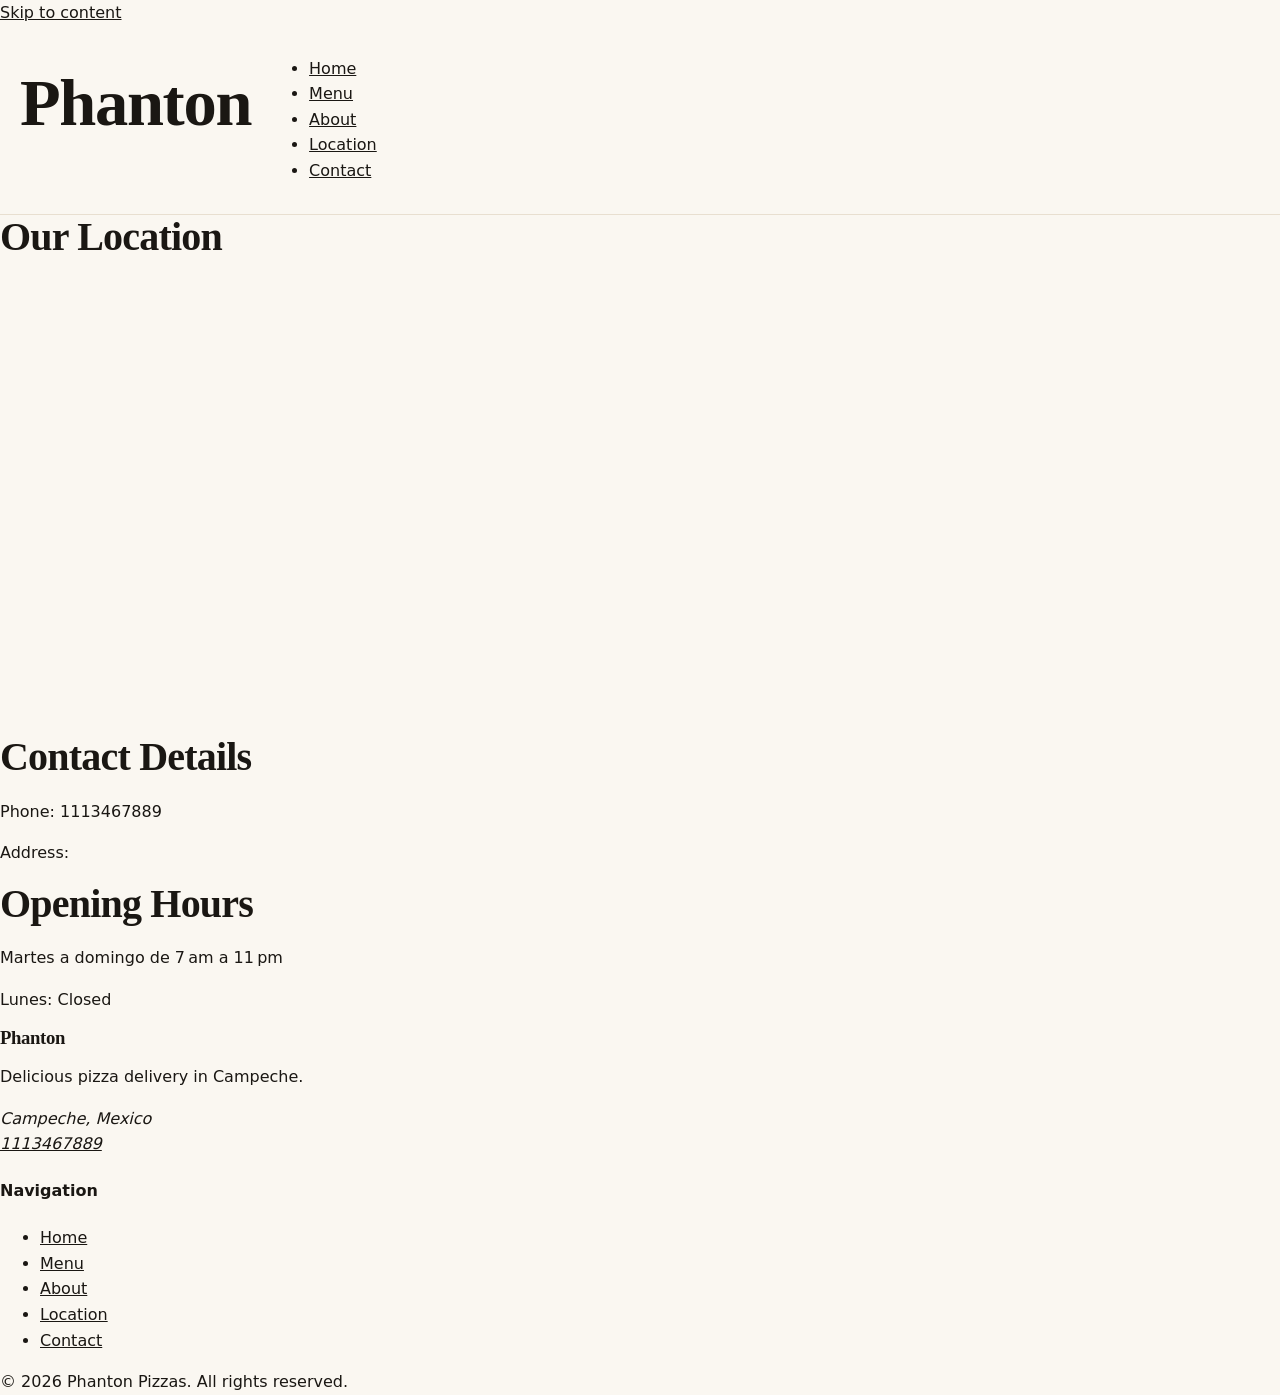
<file: location.html>
<!DOCTYPE html>
<html lang="es">
<head>
<meta charset="UTF-8">
<title>Phanton Pizzas - Location</title>
<link rel="stylesheet" href="styles.css">
</head>
<body>
<a href="#main" class="skip-link" data-eb-editable="link" data-eb-key="location.a.1" data-eb-role="a" data-eb-kind="link">Skip to content</a>
<header class="site-header">
<div class="container header-inner">
<h1 class="logo" data-eb-editable="text" data-eb-key="location.h1.2" data-eb-role="h1" data-eb-kind="text">Phanton</h1>
<button class="nav-toggle" aria-label="Toggle menu" aria-controls="primary-menu" aria-expanded="false" data-eb-editable="link" data-eb-key="location.button.3" data-eb-role="button" data-eb-kind="link">
<svg xmlns="http://www.w3.org/2000/svg" viewBox="0 0 24 24"><title>Menu</title><path d="M3 6h18M3 12h18M3 18h18"/></svg>
</button>
<nav class="main-nav">
<ul class="nav-menu" id="primary-menu">
<li><a href="index.html" data-eb-editable="link" data-eb-key="location.a.4" data-eb-role="a" data-eb-kind="link">Home</a></li>
<li><a href="menu.html" data-eb-editable="link" data-eb-key="location.a.5" data-eb-role="a" data-eb-kind="link">Menu</a></li>
<li><a href="about.html" data-eb-editable="link" data-eb-key="location.a.6" data-eb-role="a" data-eb-kind="link">About</a></li>
<li><a href="location.html" aria-current="page" data-eb-editable="link" data-eb-key="location.a.7" data-eb-role="a" data-eb-kind="link">Location</a></li>
<li><a href="contact.html" data-eb-editable="link" data-eb-key="location.a.8" data-eb-role="a" data-eb-kind="link">Contact</a></li>
</ul>
</nav>
</div>
</header>
<main id="main" class="container">
<section class="map">
<h2 data-eb-editable="text" data-eb-key="location.h2.9" data-eb-role="h2" data-eb-kind="text">Our Location</h2>
<div class="map-embed">
<iframe src="https://www.google.com/maps/embed?pb=!1m18!1m12!1m3!1d1590204.7511493105!2d-90.0833210465046!3d19.18394339423709!2m3!1f0!2f0!3f0!3m2!1i1024!2i768!4f13.1!3m3!1m2!1s0x8f5a55d2e2bd4cb3%3A0x18dfb8a962aab997!2sPizzas%20y%20Tacos%20EL%20SUSPIRO!5e1!3m2!1ses-419!2smx!4v1788581362156!5m2!1ses-419!2smx" width="600" height="450" style="border:0;" allowfullscreen="" loading="lazy" referrerpolicy="strict-origin-when-cross-origin"></iframe>
</div>
</section>
<section class="contact-details">
<h2 data-eb-editable="text" data-eb-key="location.h2.10" data-eb-role="h2" data-eb-kind="text">Contact Details</h2>
<p data-eb-editable="text" data-eb-key="location.p.11" data-eb-role="p" data-eb-kind="text">Phone: <span data-eb-editable>1113467889</span></p>
<p data-eb-editable="text" data-eb-key="location.p.12" data-eb-role="p" data-eb-kind="text">Address: <span data-eb-editable></span></p>
</section>
<section class="hours">
<h2 data-eb-editable="text" data-eb-key="location.h2.13" data-eb-role="h2" data-eb-kind="text">Opening Hours</h2>
<p data-eb-editable="text" data-eb-key="location.p.14" data-eb-role="p" data-eb-kind="text"><span data-eb-editable>Martes a domingo de 7 am a 11 pm</span></p>
<p data-eb-editable="text" data-eb-key="location.p.15" data-eb-role="p" data-eb-kind="text">Lunes: Closed</p>
</section>
</main>
<footer class="site-footer">
<div class="container footer-inner">
<div class="footer-info">
<h3 data-eb-editable="text" data-eb-key="location.h3.16" data-eb-role="h3" data-eb-kind="text">Phanton</h3>
<p data-eb-editable="text" data-eb-key="location.p.17" data-eb-role="p" data-eb-kind="text">Delicious pizza delivery in Campeche.</p>
<address>
Campeche, Mexico<br>
<a href="tel:1113467889" data-eb-editable="link" data-eb-key="location.a.18" data-eb-role="a" data-eb-kind="link">1113467889</a>
</address>
</div>
<div class="footer-nav">
<h4 data-eb-editable="text" data-eb-key="location.h4.19" data-eb-role="h4" data-eb-kind="text">Navigation</h4>
<ul>
<li><a href="index.html" data-eb-editable="link" data-eb-key="location.a.20" data-eb-role="a" data-eb-kind="link">Home</a></li>
<li><a href="menu.html" data-eb-editable="link" data-eb-key="location.a.21" data-eb-role="a" data-eb-kind="link">Menu</a></li>
<li><a href="about.html" data-eb-editable="link" data-eb-key="location.a.22" data-eb-role="a" data-eb-kind="link">About</a></li>
<li><a href="location.html" data-eb-editable="link" data-eb-key="location.a.23" data-eb-role="a" data-eb-kind="link">Location</a></li>
<li><a href="contact.html" data-eb-editable="link" data-eb-key="location.a.24" data-eb-role="a" data-eb-kind="link">Contact</a></li>
</ul>
</div>
</div>
<div class="footer-bar">
© 2026 Phanton Pizzas. All rights reserved.
</div>
</footer>
</body>
</html>
</file>
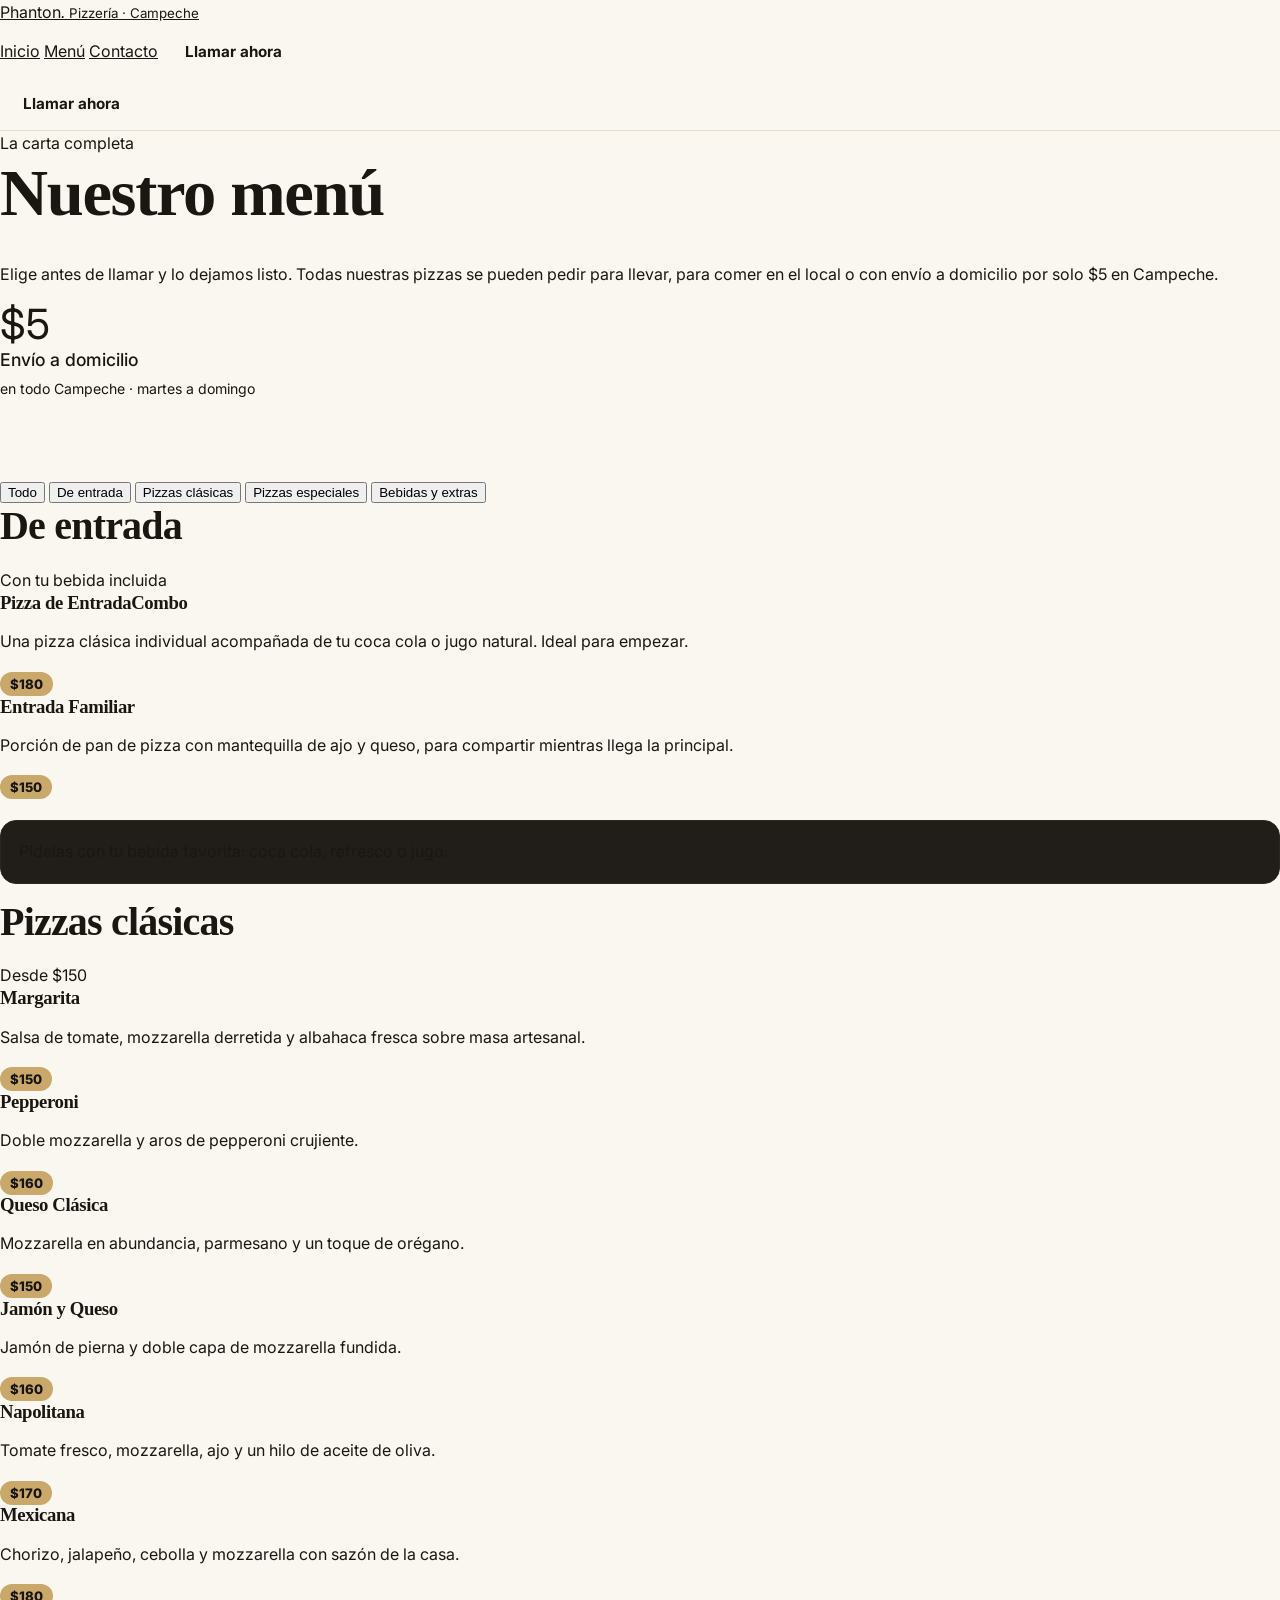
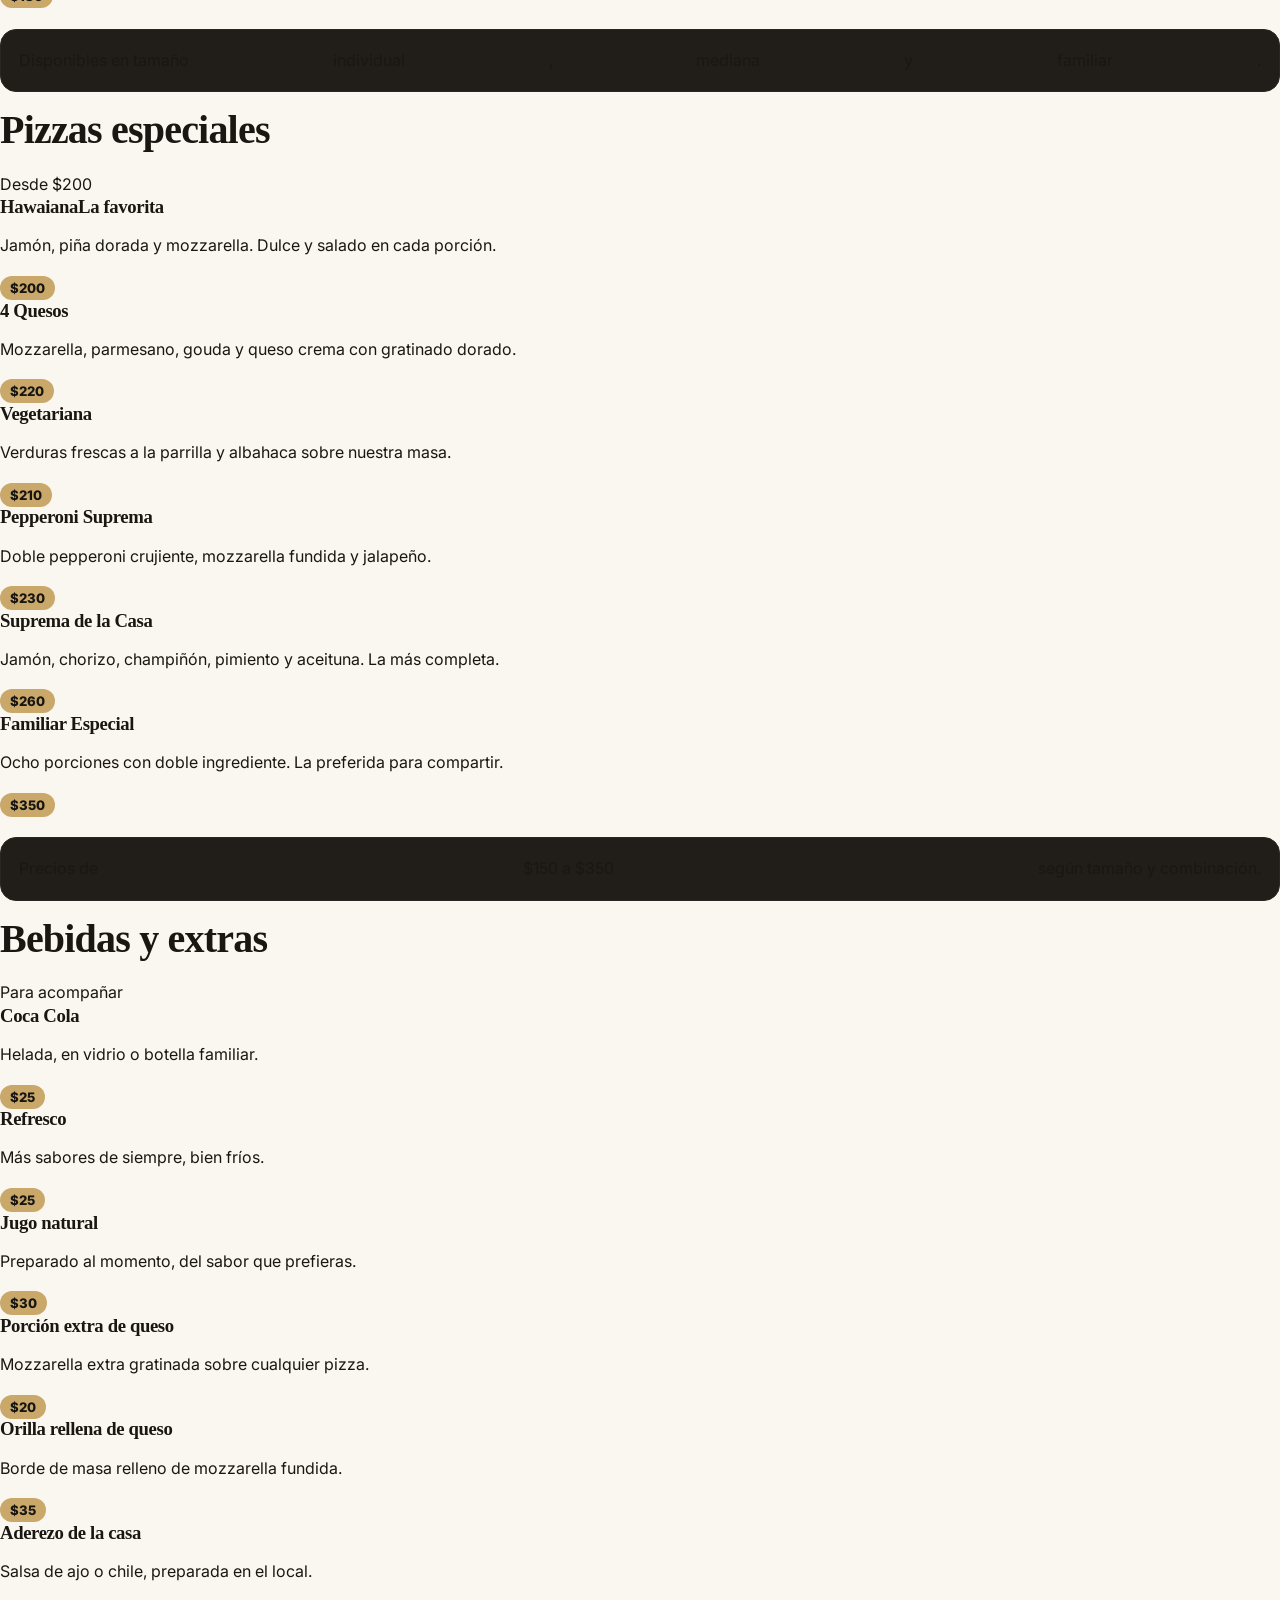
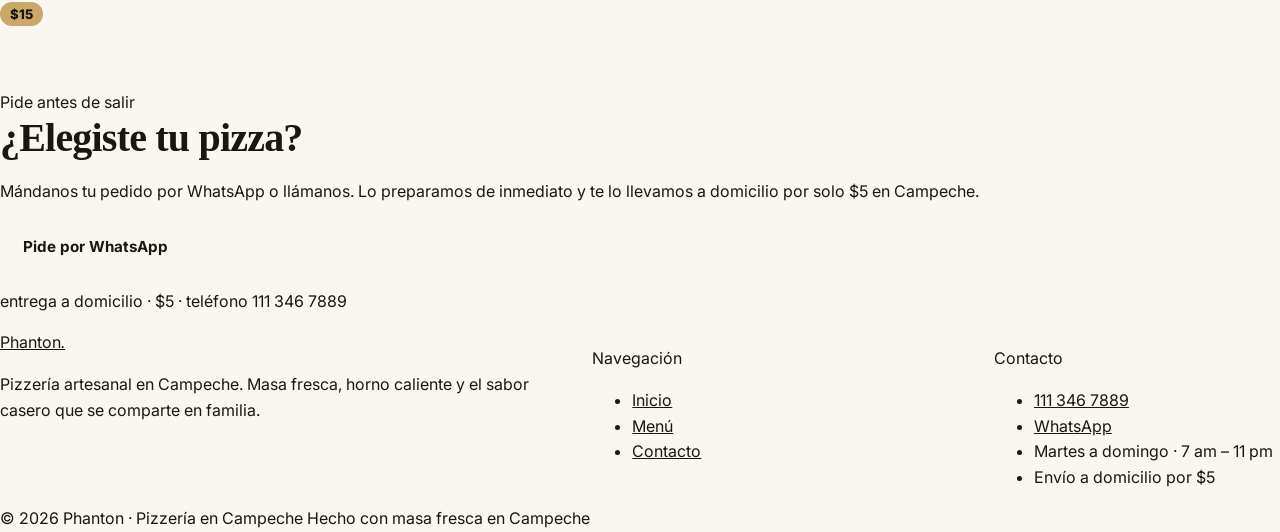
<file: menu.html>
<!DOCTYPE html>
<html lang="es">
<head>
  <meta charset="UTF-8">
  <meta name="viewport" content="width=device-width, initial-scale=1.0">
  <title>Menú · Phanton Pizzería en Campeche</title>
  <meta name="description" content="La carta completa de Phanton: pizzas clásicas, especiales de la casa, combos de entrada, bebidas y extras. Precios desde $150. Envío a domicilio por solo $5 en Campeche.">
  <link rel="preconnect" href="https://fonts.googleapis.com">
  <link rel="preconnect" href="https://fonts.gstatic.com" crossorigin>
  <link href="https://fonts.googleapis.com/css2?family=Inter:wght@400;500;600&family=Playfair+Display:ital,wght@0,400;0,500;1,400;1,500&display=swap" rel="stylesheet">
  <link rel="stylesheet" href="styles.css">
  <link rel="icon" href="data:image/svg+xml,%3Csvg xmlns='http://www.w3.org/2000/svg' viewBox='0 0 100 100'%3E%3Ccircle cx='50' cy='50' r='48' fill='%230c0c0d'/%3E%3Ctext x='50' y='68' font-family='Georgia' font-style='italic' font-size='54' fill='%23d8a24a' text-anchor='middle'%3EP%3C/text%3E%3C/svg%3E">
</head>
<body>

<header class="site-header" data-header>
  <div class="container nav-inner">
    <a class="logo" href="index.html" data-eb-editable="link" data-eb-key="menu.a.1" data-eb-role="a" data-eb-kind="link">Phanton<i>.</i>
      <small>Pizzería &middot; Campeche</small>
    </a>
    <nav class="nav-menu" aria-label="Navegación principal">
      <a href="index.html" data-eb-editable="link" data-eb-key="menu.a.2" data-eb-role="a" data-eb-kind="link">Inicio</a>
      <a href="menu.html" class="is-active" data-eb-editable="link" data-eb-key="menu.a.3" data-eb-role="a" data-eb-kind="link">Menú</a>
      <a href="contacto.html" data-eb-editable="link" data-eb-key="menu.a.4" data-eb-role="a" data-eb-kind="link">Contacto</a>
      <a href="tel:+521113467889" class="btn btn--primary btn--small" data-eb-editable="link" data-eb-key="menu.a.5" data-eb-role="a" data-eb-kind="link">Llamar ahora</a>
    </nav>
    <a href="tel:+521113467889" class="btn btn--primary btn--small nav-cta" data-eb-editable="link" data-eb-key="menu.a.6" data-eb-role="a" data-eb-kind="link">Llamar ahora</a>
    <button class="nav-toggle" aria-label="Abrir menú" aria-expanded="false" data-nav-toggle data-eb-editable="link" data-eb-key="menu.button.7" data-eb-role="button" data-eb-kind="link">
      <span></span><span></span><span></span>
    </button>
  </div>
</header>

<main>
  <section class="hero-compact">
    <div class="container inner">
      <div data-reveal>
        <span class="overline">La carta completa</span>
        <h1 data-eb-editable="text" data-eb-key="menu.h1.8" data-eb-role="h1" data-eb-kind="text">Nuestro menú</h1>
        <p class="lede" data-eb-editable="text" data-eb-key="menu.p.9" data-eb-role="p" data-eb-kind="text">Elige antes de llamar y lo dejamos listo. Todas nuestras pizzas se pueden pedir para llevar, para comer en el local o con envío a domicilio por solo $5 en Campeche.</p>
      </div>
      <aside class="aside" data-reveal>
        <span style="font-family:var(--serif);font-size:2.6rem;color:var(--amber);line-height:1;">$5</span>
        <div>
          <strong style="font-family:var(--serif);font-size:1.1rem;font-weight:500;">Envío a domicilio</strong>
          <p style="font-size:.88rem;margin-top:4px;" data-eb-editable="text" data-eb-key="menu.p.10" data-eb-role="p" data-eb-kind="text">en todo Campeche · martes a domingo</p>
        </div>
      </aside>
    </div>
  </section>

  <section class="section section--tight">
    <div class="container">
      <div class="filters" data-reveal>
        <button class="filter is-active" data-filter="all" type="button" data-eb-editable="link" data-eb-key="menu.button.11" data-eb-role="button" data-eb-kind="link">Todo</button>
        <button class="filter" data-filter="entrada" type="button" data-eb-editable="link" data-eb-key="menu.button.12" data-eb-role="button" data-eb-kind="link">De entrada</button>
        <button class="filter" data-filter="clasicas" type="button" data-eb-editable="link" data-eb-key="menu.button.13" data-eb-role="button" data-eb-kind="link">Pizzas clásicas</button>
        <button class="filter" data-filter="especiales" type="button" data-eb-editable="link" data-eb-key="menu.button.14" data-eb-role="button" data-eb-kind="link">Pizzas especiales</button>
        <button class="filter" data-filter="bebidas" type="button" data-eb-editable="link" data-eb-key="menu.button.15" data-eb-role="button" data-eb-kind="link">Bebidas y extras</button>
      </div>

      <div class="menu-category" data-category="entrada" data-reveal>
        <div class="menu-list-head">
          <h2 data-eb-editable="text" data-eb-key="menu.h2.16" data-eb-role="h2" data-eb-kind="text">De entrada</h2>
          <span class="hint">Con tu bebida incluida</span>
        </div>
        <div class="menu-item">
          <div>
            <h3 data-eb-editable="text" data-eb-key="menu.h3.17" data-eb-role="h3" data-eb-kind="text">Pizza de Entrada<span class="fav">Combo</span></h3>
            <p class="desc" data-eb-editable="text" data-eb-key="menu.p.18" data-eb-role="p" data-eb-kind="text">Una pizza clásica individual acompañada de tu coca cola o jugo natural. Ideal para empezar.</p>
          </div>
          <span class="price">$180</span>
        </div>
        <div class="menu-item">
          <div>
            <h3 data-eb-editable="text" data-eb-key="menu.h3.19" data-eb-role="h3" data-eb-kind="text">Entrada Familiar</h3>
            <p class="desc" data-eb-editable="text" data-eb-key="menu.p.20" data-eb-role="p" data-eb-kind="text">Porción de pan de pizza con mantequilla de ajo y queso, para compartir mientras llega la principal.</p>
          </div>
          <span class="price">$150</span>
        </div>
        <p class="menu-note" data-eb-editable="text" data-eb-key="menu.p.21" data-eb-role="p" data-eb-kind="text">Pídelas con tu bebida favorita: coca cola, refresco o jugo.</p>
      </div>

      <div class="menu-category" data-category="clasicas" data-reveal>
        <div class="menu-list-head">
          <h2 data-eb-editable="text" data-eb-key="menu.h2.22" data-eb-role="h2" data-eb-kind="text">Pizzas clásicas</h2>
          <span class="hint">Desde $150</span>
        </div>
        <div class="menu-grid2">
          <div>
            <div class="menu-item">
              <div>
                <h3 data-eb-editable="text" data-eb-key="menu.h3.23" data-eb-role="h3" data-eb-kind="text">Margarita</h3>
                <p class="desc" data-eb-editable="text" data-eb-key="menu.p.24" data-eb-role="p" data-eb-kind="text">Salsa de tomate, mozzarella derretida y albahaca fresca sobre masa artesanal.</p>
              </div>
              <span class="price">$150</span>
            </div>
            <div class="menu-item">
              <div>
                <h3 data-eb-editable="text" data-eb-key="menu.h3.25" data-eb-role="h3" data-eb-kind="text">Pepperoni</h3>
                <p class="desc" data-eb-editable="text" data-eb-key="menu.p.26" data-eb-role="p" data-eb-kind="text">Doble mozzarella y aros de pepperoni crujiente.</p>
              </div>
              <span class="price">$160</span>
            </div>
            <div class="menu-item">
              <div>
                <h3 data-eb-editable="text" data-eb-key="menu.h3.27" data-eb-role="h3" data-eb-kind="text">Queso Clásica</h3>
                <p class="desc" data-eb-editable="text" data-eb-key="menu.p.28" data-eb-role="p" data-eb-kind="text">Mozzarella en abundancia, parmesano y un toque de orégano.</p>
              </div>
              <span class="price">$150</span>
            </div>
          </div>
          <div>
            <div class="menu-item">
              <div>
                <h3 data-eb-editable="text" data-eb-key="menu.h3.29" data-eb-role="h3" data-eb-kind="text">Jamón y Queso</h3>
                <p class="desc" data-eb-editable="text" data-eb-key="menu.p.30" data-eb-role="p" data-eb-kind="text">Jamón de pierna y doble capa de mozzarella fundida.</p>
              </div>
              <span class="price">$160</span>
            </div>
            <div class="menu-item">
              <div>
                <h3 data-eb-editable="text" data-eb-key="menu.h3.31" data-eb-role="h3" data-eb-kind="text">Napolitana</h3>
                <p class="desc" data-eb-editable="text" data-eb-key="menu.p.32" data-eb-role="p" data-eb-kind="text">Tomate fresco, mozzarella, ajo y un hilo de aceite de oliva.</p>
              </div>
              <span class="price">$170</span>
            </div>
            <div class="menu-item">
              <div>
                <h3 data-eb-editable="text" data-eb-key="menu.h3.33" data-eb-role="h3" data-eb-kind="text">Mexicana</h3>
                <p class="desc" data-eb-editable="text" data-eb-key="menu.p.34" data-eb-role="p" data-eb-kind="text">Chorizo, jalapeño, cebolla y mozzarella con sazón de la casa.</p>
              </div>
              <span class="price">$180</span>
            </div>
          </div>
        </div>
        <p class="menu-note" data-eb-editable="text" data-eb-key="menu.p.35" data-eb-role="p" data-eb-kind="text">Disponibles en tamaño <span class="amber">individual</span>, <span class="amber">mediana</span> y <span class="amber">familiar</span>.</p>
      </div>

      <div class="menu-category" data-category="especiales" data-reveal>
        <div class="menu-list-head">
          <h2 data-eb-editable="text" data-eb-key="menu.h2.36" data-eb-role="h2" data-eb-kind="text">Pizzas especiales</h2>
          <span class="hint">Desde $200</span>
        </div>
        <div class="menu-grid2">
          <div>
            <div class="menu-item">
              <div>
                <h3 data-eb-editable="text" data-eb-key="menu.h3.37" data-eb-role="h3" data-eb-kind="text">Hawaiana<span class="fav">La favorita</span></h3>
                <p class="desc" data-eb-editable="text" data-eb-key="menu.p.38" data-eb-role="p" data-eb-kind="text">Jamón, piña dorada y mozzarella. Dulce y salado en cada porción.</p>
              </div>
              <span class="price">$200</span>
            </div>
            <div class="menu-item">
              <div>
                <h3 data-eb-editable="text" data-eb-key="menu.h3.39" data-eb-role="h3" data-eb-kind="text">4 Quesos</h3>
                <p class="desc" data-eb-editable="text" data-eb-key="menu.p.40" data-eb-role="p" data-eb-kind="text">Mozzarella, parmesano, gouda y queso crema con gratinado dorado.</p>
              </div>
              <span class="price">$220</span>
            </div>
            <div class="menu-item">
              <div>
                <h3 data-eb-editable="text" data-eb-key="menu.h3.41" data-eb-role="h3" data-eb-kind="text">Vegetariana</h3>
                <p class="desc" data-eb-editable="text" data-eb-key="menu.p.42" data-eb-role="p" data-eb-kind="text">Verduras frescas a la parrilla y albahaca sobre nuestra masa.</p>
              </div>
              <span class="price">$210</span>
            </div>
          </div>
          <div>
            <div class="menu-item">
              <div>
                <h3 data-eb-editable="text" data-eb-key="menu.h3.43" data-eb-role="h3" data-eb-kind="text">Pepperoni Suprema</h3>
                <p class="desc" data-eb-editable="text" data-eb-key="menu.p.44" data-eb-role="p" data-eb-kind="text">Doble pepperoni crujiente, mozzarella fundida y jalapeño.</p>
              </div>
              <span class="price">$230</span>
            </div>
            <div class="menu-item">
              <div>
                <h3 data-eb-editable="text" data-eb-key="menu.h3.45" data-eb-role="h3" data-eb-kind="text">Suprema de la Casa</h3>
                <p class="desc" data-eb-editable="text" data-eb-key="menu.p.46" data-eb-role="p" data-eb-kind="text">Jamón, chorizo, champiñón, pimiento y aceituna. La más completa.</p>
              </div>
              <span class="price">$260</span>
            </div>
            <div class="menu-item">
              <div>
                <h3 data-eb-editable="text" data-eb-key="menu.h3.47" data-eb-role="h3" data-eb-kind="text">Familiar Especial</h3>
                <p class="desc" data-eb-editable="text" data-eb-key="menu.p.48" data-eb-role="p" data-eb-kind="text">Ocho porciones con doble ingrediente. La preferida para compartir.</p>
              </div>
              <span class="price">$350</span>
            </div>
          </div>
        </div>
        <p class="menu-note" data-eb-editable="text" data-eb-key="menu.p.49" data-eb-role="p" data-eb-kind="text">Precios de <span class="amber">$150 a $350</span> según tamaño y combinación.</p>
      </div>

      <div class="menu-category" data-category="bebidas" data-reveal>
        <div class="menu-list-head">
          <h2 data-eb-editable="text" data-eb-key="menu.h2.50" data-eb-role="h2" data-eb-kind="text">Bebidas y extras</h2>
          <span class="hint">Para acompañar</span>
        </div>
        <div class="menu-grid2">
          <div>
            <div class="menu-item">
              <div>
                <h3 data-eb-editable="text" data-eb-key="menu.h3.51" data-eb-role="h3" data-eb-kind="text">Coca Cola</h3>
                <p class="desc" data-eb-editable="text" data-eb-key="menu.p.52" data-eb-role="p" data-eb-kind="text">Helada, en vidrio o botella familiar.</p>
              </div>
              <span class="price">$25</span>
            </div>
            <div class="menu-item">
              <div>
                <h3 data-eb-editable="text" data-eb-key="menu.h3.53" data-eb-role="h3" data-eb-kind="text">Refresco</h3>
                <p class="desc" data-eb-editable="text" data-eb-key="menu.p.54" data-eb-role="p" data-eb-kind="text">Más sabores de siempre, bien fríos.</p>
              </div>
              <span class="price">$25</span>
            </div>
            <div class="menu-item">
              <div>
                <h3 data-eb-editable="text" data-eb-key="menu.h3.55" data-eb-role="h3" data-eb-kind="text">Jugo natural</h3>
                <p class="desc" data-eb-editable="text" data-eb-key="menu.p.56" data-eb-role="p" data-eb-kind="text">Preparado al momento, del sabor que prefieras.</p>
              </div>
              <span class="price">$30</span>
            </div>
          </div>
          <div>
            <div class="menu-item">
              <div>
                <h3 data-eb-editable="text" data-eb-key="menu.h3.57" data-eb-role="h3" data-eb-kind="text">Porción extra de queso</h3>
                <p class="desc" data-eb-editable="text" data-eb-key="menu.p.58" data-eb-role="p" data-eb-kind="text">Mozzarella extra gratinada sobre cualquier pizza.</p>
              </div>
              <span class="price">$20</span>
            </div>
            <div class="menu-item">
              <div>
                <h3 data-eb-editable="text" data-eb-key="menu.h3.59" data-eb-role="h3" data-eb-kind="text">Orilla rellena de queso</h3>
                <p class="desc" data-eb-editable="text" data-eb-key="menu.p.60" data-eb-role="p" data-eb-kind="text">Borde de masa relleno de mozzarella fundida.</p>
              </div>
              <span class="price">$35</span>
            </div>
            <div class="menu-item">
              <div>
                <h3 data-eb-editable="text" data-eb-key="menu.h3.61" data-eb-role="h3" data-eb-kind="text">Aderezo de la casa</h3>
                <p class="desc" data-eb-editable="text" data-eb-key="menu.p.62" data-eb-role="p" data-eb-kind="text">Salsa de ajo o chile, preparada en el local.</p>
              </div>
              <span class="price">$15</span>
            </div>
          </div>
        </div>
      </div>
    </div>
  </section>

  <section class="cta-band">
    <div class="container" data-reveal>
      <span class="overline" style="justify-content:center;">Pide antes de salir</span>
      <h2 data-eb-editable="text" data-eb-key="menu.h2.63" data-eb-role="h2" data-eb-kind="text">¿Elegiste tu pizza?</h2>
      <p data-eb-editable="text" data-eb-key="menu.p.64" data-eb-role="p" data-eb-kind="text">Mándanos tu pedido por WhatsApp o llámanos. Lo preparamos de inmediato y te lo llevamos a domicilio por solo $5 en Campeche.</p>
      <a href="https://wa.me/521113467889" target="_blank" rel="noopener" class="btn btn--primary" data-eb-editable="link" data-eb-key="menu.a.65" data-eb-role="a" data-eb-kind="link">Pide por WhatsApp</a>
      <p class="cta-note" data-eb-editable="text" data-eb-key="menu.p.66" data-eb-role="p" data-eb-kind="text">entrega a domicilio · <span class="amber">$5</span> &middot; teléfono <span class="amber">111 346 7889</span></p>
    </div>
  </section>
</main>

<footer class="site-footer">
  <div class="container">
    <div class="footer-grid">
      <div class="footer-brand">
        <a class="logo" href="index.html" data-eb-editable="link" data-eb-key="menu.a.67" data-eb-role="a" data-eb-kind="link">Phanton<i>.</i></a>
        <p data-eb-editable="text" data-eb-key="menu.p.68" data-eb-role="p" data-eb-kind="text">Pizzería artesanal en Campeche. Masa fresca, horno caliente y el sabor casero que se comparte en familia.</p>
      </div>
      <div>
        <p class="foot-title" data-eb-editable="text" data-eb-key="menu.p.69" data-eb-role="p" data-eb-kind="text">Navegación</p>
        <ul class="foot-list">
          <li><a href="index.html" data-eb-editable="link" data-eb-key="menu.a.70" data-eb-role="a" data-eb-kind="link">Inicio</a></li>
          <li><a href="menu.html" data-eb-editable="link" data-eb-key="menu.a.71" data-eb-role="a" data-eb-kind="link">Menú</a></li>
          <li><a href="contacto.html" data-eb-editable="link" data-eb-key="menu.a.72" data-eb-role="a" data-eb-kind="link">Contacto</a></li>
        </ul>
      </div>
      <div>
        <p class="foot-title" data-eb-editable="text" data-eb-key="menu.p.73" data-eb-role="p" data-eb-kind="text">Contacto</p>
        <ul class="foot-list">
          <li><a href="tel:+521113467889" data-eb-editable="link" data-eb-key="menu.a.74" data-eb-role="a" data-eb-kind="link">111 346 7889</a></li>
          <li><a href="https://wa.me/521113467889" target="_blank" rel="noopener" data-eb-editable="link" data-eb-key="menu.a.75" data-eb-role="a" data-eb-kind="link">WhatsApp</a></li>
          <li><span>Martes a domingo · 7 am – 11 pm</span></li>
          <li><span>Envío a domicilio por $5</span></li>
        </ul>
      </div>
    </div>
    <div class="footer-bottom">
      <span>© 2026 Phanton · Pizzería en Campeche</span>
      <span>Hecho con masa fresca en Campeche</span>
    </div>
  </div>
</footer>

<script src="script.js" defer></script>
</body>
</html>
</file>
<file: styles.css>
:root{
  --bg:#0f0e0c;
  --bg2:#171512;
  --cream:#faf7f1;
  --cream2:#f1e9da;
  --ink:#1a1713;
  --muted:#6b6257;
  --muted-light:#b8ad9e;
  --line:#e8dfd0;
  --line-dark:#2a2621;
  --accent:#c63d22;
  --accent-dark:#a02f18;
  --gold:#c9a86a;
  --card:#ffffff;
  --radius:18px;
  --shadow:0 20px 60px rgba(0,0,0,.12);
  --font-display:"Fraunces",Georgia,serif;
  --font-body:"Inter",system-ui,-apple-system,Segoe UI,Roboto,sans-serif;
}
*{box-sizing:border-box}
html{scroll-behavior:smooth}
body{margin:0;font-family:var(--font-body);color:var(--ink);background:var(--cream);line-height:1.6;-webkit-font-smoothing:antialiased}
h1,h2,h3{font-family:var(--font-display);line-height:1.08;letter-spacing:-.02em;margin:0 0 .5em}
h1{font-size:clamp(2.4rem,5.2vw,4.2rem)}
h2{font-size:clamp(1.7rem,3.4vw,2.5rem)}
a{color:inherit}
a:focus-visible,button:focus-visible{outline:3px solid var(--accent);outline-offset:2px;border-radius:6px}
.wrap{max-width:1120px;margin:0 auto;padding:0 20px}
.skip{position:absolute;left:-999px;background:#000;color:#fff;padding:8px 12px}
.skip:focus{left:12px;top:12px;z-index:99}

/* Header */
.site-header{position:sticky;top:0;z-index:50;background:rgba(250,247,241,.92);backdrop-filter:blur(12px);border-bottom:1px solid var(--line)}
.header-inner{display:flex;align-items:center;gap:18px;padding:14px 20px}
.brand{display:flex;align-items:center;gap:10px;text-decoration:none;font-weight:800;letter-spacing:.02em}
.brand-mark{width:38px;height:38px;display:grid;place-items:center;background:var(--bg);color:var(--cream);border-radius:12px;font-family:var(--font-display)}
.brand-text em{display:block;font-style:normal;font-weight:500;font-size:.72rem;color:var(--muted);letter-spacing:.08em;text-transform:uppercase}
.nav{display:flex;gap:16px;margin-left:auto}
.nav a{text-decoration:none;font-weight:600;font-size:.92rem;color:#3d382f;padding:8px 6px;border-bottom:2px solid transparent}
.nav a:hover{border-color:var(--accent);color:var(--ink)}
.header-actions{margin-left:8px;display:flex;align-items:center;gap:10px}
.nav-toggle{display:none;border:1px solid var(--line);background:#fff;border-radius:10px;padding:8px 10px;font-size:1.1rem}

/* Buttons */
.btn{display:inline-block;text-decoration:none;font-weight:700;border-radius:999px;padding:13px 22px;border:1px solid transparent;transition:.2s;cursor:pointer;font-size:.95rem}
.btn-primary{background:var(--accent);color:#fff}
.btn-primary:hover{background:var(--accent-dark);transform:translateY(-1px)}
.btn-ghost{border-color:var(--ink);color:var(--ink);background:transparent}
.btn-ghost:hover{background:var(--ink);color:var(--cream)}
.btn-sm{padding:10px 16px;font-size:.85rem}
.btn-lg{padding:16px 28px;font-size:1.02rem}

/* Hero */
.hero{background:radial-gradient(900px 400px at 80% -10%,#f5dfb8 0%,transparent 60%),linear-gradient(180deg,#faf7f1 0%,#f3ecdd 100%);border-bottom:1px solid var(--line);padding:56px 0 48px}
.hero-grid{display:grid;grid-template-columns:1.1fr .9fr;gap:36px;align-items:center}
.eyebrow{font-size:.78rem;letter-spacing:.16em;text-transform:uppercase;color:var(--accent);font-weight:800;margin:0 0 12px}
.accent{color:var(--accent)}
.lead{font-size:1.12rem;color:#3f3a32;max-width:34rem}
.hero-ctas{display:flex;gap:12px;flex-wrap:wrap;margin:22px 0}
.hero-meta{list-style:none;display:flex;gap:12px;padding:0;margin:18px 0;flex-wrap:wrap}
.hero-meta li{background:#fff;border:1px solid var(--line);border-radius:14px;padding:10px 14px;min-width:130px}
.hero-meta strong{display:block;font-size:.95rem}
.hero-meta span{font-size:.82rem;color:var(--muted)}
.hero-phone{color:var(--muted);font-size:.92rem}
.hero-phone a{color:var(--ink);font-weight:700}

.pizza-card{background:var(--bg);color:var(--cream);border-radius:28px;padding:28px;position:relative;overflow:hidden;box-shadow:var(--shadow);border:1px solid #000}
.pizza-card::after{content:"";position:absolute;inset:auto -60px -60px auto;width:220px;height:220px;background:radial-gradient(circle,rgba(198,61,34,.5),transparent 70%)}
.pizza-svg{width:100%;max-width:340px;display:block;margin:0 auto}
.pizza-badge{position:absolute;top:18px;left:18px;background:var(--cream);color:var(--ink);border-radius:14px;padding:8px 12px;line-height:1.2}
.pizza-badge strong{display:block;font-family:var(--font-display)}
.pizza-badge span{font-size:.82rem;color:var(--muted)}
.pizza-stamp{margin-top:12px;display:inline-block;border:1px dashed var(--gold);color:var(--gold);border-radius:999px;padding:6px 12px;font-size:.8rem;letter-spacing:.08em;text-transform:uppercase}

/* Sections */
.section{padding:64px 0}
.kicker{color:var(--accent);font-weight:800;letter-spacing:.16em;text-transform:uppercase;font-size:.78rem;margin:0 0 8px}
.section-lead{color:#4a443a;max-width:44rem;font-size:1.05rem}
.section-dark{background:var(--bg);color:var(--cream)}
.section-dark .light{color:var(--cream)}
.kicker-light{color:var(--gold)}
.light-dim{color:var(--muted-light)}
.section-cream{background:var(--cream2);border-top:1px solid var(--line);border-bottom:1px solid var(--line)}

.cards-3{display:grid;grid-template-columns:repeat(3,1fr);gap:16px;margin-top:26px}
.card{background:var(--card);border:1px solid var(--line);border-radius:var(--radius);padding:22px;box-shadow:0 8px 24px rgba(0,0,0,.06)}
.card .icon{width:42px;height:42px;display:grid;place-items:center;background:var(--bg);color:var(--gold);border-radius:12px;margin-bottom:12px}
.card h3{margin:0 0 6px;font-size:1.15rem}
.card p{margin:0;color:var(--muted)}

/* Menu */
.tabs{display:flex;gap:8px;flex-wrap:wrap;margin:22px 0}
.tab{border:1px solid var(--line-dark);background:transparent;color:var(--cream);border-radius:999px;padding:9px 16px;font-weight:700;cursor:pointer}
.tab.active,.tab:hover{background:var(--cream);color:var(--ink);border-color:var(--cream)}
.menu-grid{display:grid;grid-template-columns:repeat(3,1fr);gap:14px}
.dish{background:#1c1a17;border:1px solid var(--line-dark);border-radius:16px;padding:18px}
.dish-top{display:flex;justify-content:space-between;gap:10px;align-items:start}
.dish h3{font-size:1.05rem;margin:0}
.price{background:var(--gold);color:#171512;font-weight:800;border-radius:999px;padding:4px 10px;font-size:.82rem;white-space:nowrap}
.dish p{color:var(--muted-light);font-size:.93rem}
.tag{display:inline-block;font-size:.75rem;letter-spacing:.06em;text-transform:uppercase;border:1px solid var(--line-dark);border-radius:999px;padding:4px 10px;color:var(--muted-light)}
.tag-hot{background:var(--accent);border-color:var(--accent);color:#fff}
.menu-note{margin-top:20px;display:flex;align-items:center;justify-content:space-between;gap:16px;background:#211e1a;border:1px solid var(--line-dark);border-radius:16px;padding:18px;flex-wrap:wrap}
.menu-note p{margin:0;color:var(--cream)}

/* Feature */
.feature-grid{display:grid;grid-template-columns:.9fr 1.1fr;gap:32px;align-items:center}
.feature-visual{background:linear-gradient(180deg,#fff,#f3ecdd);border:1px solid var(--line);border-radius:24px;padding:28px;text-align:center;position:relative;overflow:hidden}
.hawaiana-badge{display:inline-block;background:var(--bg);color:var(--gold);border-radius:999px;padding:6px 12px;font-size:.8rem;letter-spacing:.06em;text-transform:uppercase;font-weight:700}
.feature-circle{margin:18px auto;width:240px;height:240px;border-radius:50%;background:radial-gradient(circle at 35% 30%,#f7c873,#e9a33b 55%,#c63d22 100%);display:flex;flex-direction:column;align-items:center;justify-content:center;color:#fff;border:10px solid #fff;box-shadow:var(--shadow)}
.fc-emoji{font-size:2rem}
.fc-title{font-family:var(--font-display);font-size:1.8rem;font-weight:700}
.fc-sub{font-size:.85rem;opacity:.92}
.check-list{list-style:none;padding:0;margin:16px 0;display:grid;gap:8px}
.check-list li{padding-left:28px;position:relative}
.check-list li::before{content:"✓";position:absolute;left:0;top:0;width:20px;height:20px;display:grid;place-items:center;background:#e9f5e9;color:#1d6b22;border-radius:50%;font-weight:800;font-size:.8rem}
.row{display:flex;align-items:center;gap:16px;flex-wrap:wrap}
.price-big{font-family:var(--font-display);font-size:1.8rem}
.price-big small{font-family:var(--font-body);font-size:.85rem;color:var(--muted)}

/* Steps */
.steps{display:grid;grid-template-columns:repeat(3,1fr);gap:14px;margin:24px 0}
.step{background:#fff;border:1px solid var(--line);border-radius:16px;padding:20px}
.step-n{width:36px;height:36px;display:grid;place-items:center;background:var(--accent);color:#fff;border-radius:50%;font-weight:800;margin-bottom:10px}
.order-box{display:flex;justify-content:space-between;align-items:center;gap:18px;background:var(--bg);color:var(--cream);border-radius:20px;padding:24px;flex-wrap:wrap}
.order-box h3{margin:0 0 6px}
.order-box p{margin:0;color:var(--muted-light)}
.order-box a{color:var(--cream)}

/* Visit */
.visit-grid{display:grid;grid-template-columns:.9fr 1.1fr;gap:28px;align-items:start}
.info-list{display:grid;gap:12px;margin:18px 0}
.info-list>div{display:grid;grid-template-columns:160px 1fr;gap:12px;background:#fff;border:1px solid var(--line);border-radius:14px;padding:12px 14px}
.info-list dt{font-weight:800;font-size:.85rem;text-transform:uppercase;letter-spacing:.06em;color:var(--muted)}
.info-list dd{margin:0;font-weight:600}
.muted{color:var(--muted)}
.small{font-size:.88rem}
.map-card{background:#fff;border:1px solid var(--line);border-radius:20px;overflow:hidden;box-shadow:0 12px 32px rgba(0,0,0,.08)}
.map-card iframe{width:100%;height:360px;display:block}
.map-cap{padding:10px 16px;margin:0;font-size:.85rem;color:var(--muted)}

/* Comments */
.comments-how{display:flex;gap:10px;flex-wrap:wrap;margin:18px 0 22px}
.comments-how div{background:#211e1a;border:1px solid var(--line-dark);border-radius:999px;padding:8px 14px;font-size:.88rem;color:var(--cream)}
.comments-grid{display:grid;grid-template-columns:.9fr 1.1fr;gap:16px}
.comments-card{background:#fbf9f5;color:var(--ink);border-radius:20px;padding:22px;border:1px solid var(--line)}
.comments-card h3{margin:0 0 4px}
/* Contenedores controlados por comments.js — solo diseño */
[data-itm-profile],[data-itm-comments]{margin-top:12px;display:grid;gap:12px}
[data-itm-profile] button,[data-itm-comments] button{border-radius:999px;padding:10px 16px;border:1px solid var(--ink);background:var(--ink);color:#fff;font-weight:700;cursor:pointer}
[data-itm-profile] input,[data-itm-comments] input,[data-itm-comments] textarea{background:#fff;border:1px solid var(--line);border-radius:12px;padding:10px 12px;width:100%;font:inherit}
[data-itm-comments-shell] a{color:var(--accent-dark)}

/* Footer */
.footer{background:#0b0a09;color:var(--cream);padding:40px 0 20px;border-top:1px solid #000}
.footer-grid{display:grid;grid-template-columns:1.2fr .8fr .6fr;gap:20px}
.brand-footer{font-family:var(--font-display);font-size:1.6rem;margin:0}
.footer h4{margin:0 0 8px;color:var(--gold);font-size:.85rem;letter-spacing:.1em;text-transform:uppercase}
.footer p{color:var(--muted-light);font-size:.92rem}
.footer a{color:var(--cream)}
.footer-base{border-top:1px solid var(--line-dark);margin-top:24px;padding-top:14px}
.footer-base small{color:var(--muted-light)}

/* Reveal */
.reveal{opacity:0;transform:translateY(14px);transition:opacity .6s ease,transform .6s ease}
.reveal.visible{opacity:1;transform:none}
@media(prefers-reduced-motion:reduce){
  html{scroll-behavior:auto}
  .reveal{opacity:1;transform:none;transition:none}
  *{animation:none!important}
}

@media(max-width:900px){
  .hero-grid,.feature-grid,.visit-grid,.comments-grid{grid-template-columns:1fr}
  .cards-3,.steps,.menu-grid{grid-template-columns:1fr 1fr}
  .nav{display:none;position:absolute;top:66px;left:12px;right:12px;background:#fff;border:1px solid var(--line);border-radius:14px;padding:12px;flex-direction:column;box-shadow:var(--shadow)}
  .nav.open{display:flex}
  .nav-toggle{display:block}
  .footer-grid{grid-template-columns:1fr}
  .header-inner{gap:12px}
}
@media(max-width:640px){
  .header-actions .btn{display:none}
}
@media(max-width:560px){
  .cards-3,.steps,.menu-grid{grid-template-columns:1fr}
  .info-list>div{grid-template-columns:1fr}
  .section{padding:44px 0}
}
</file>
